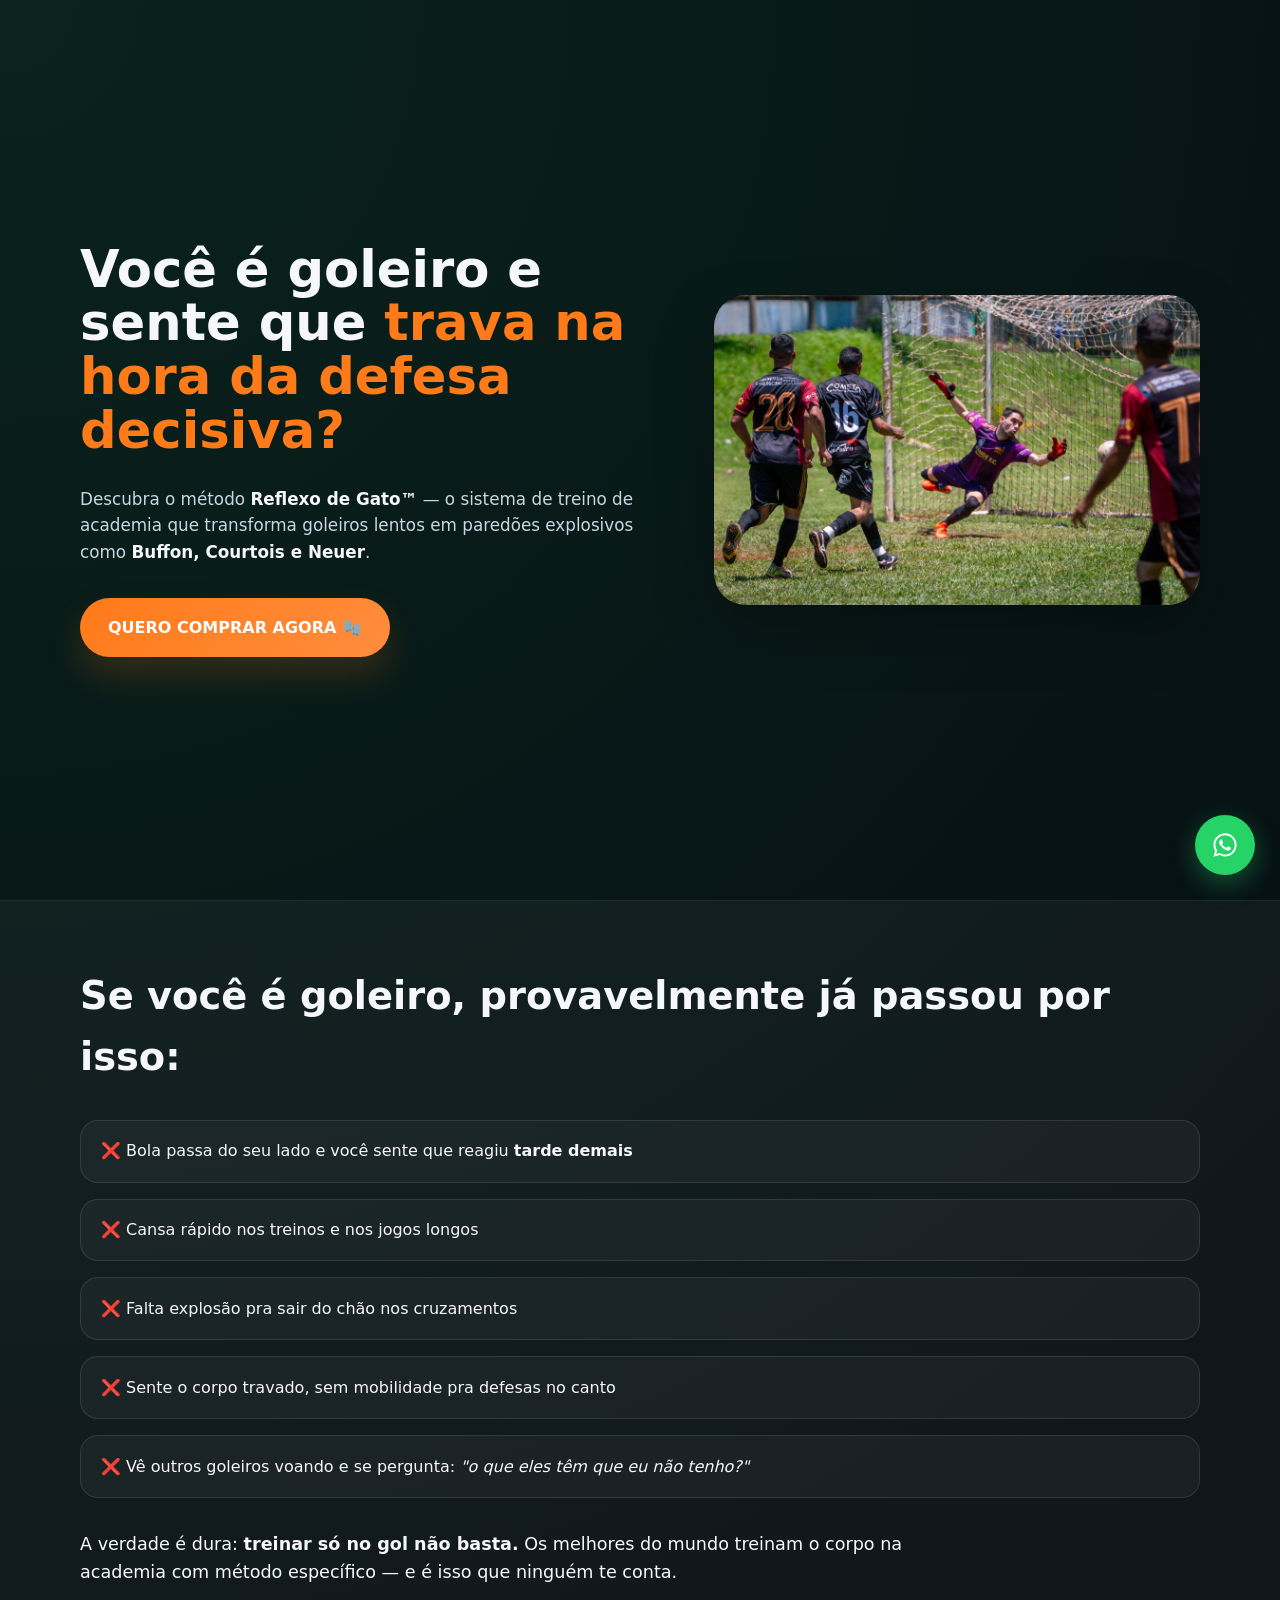
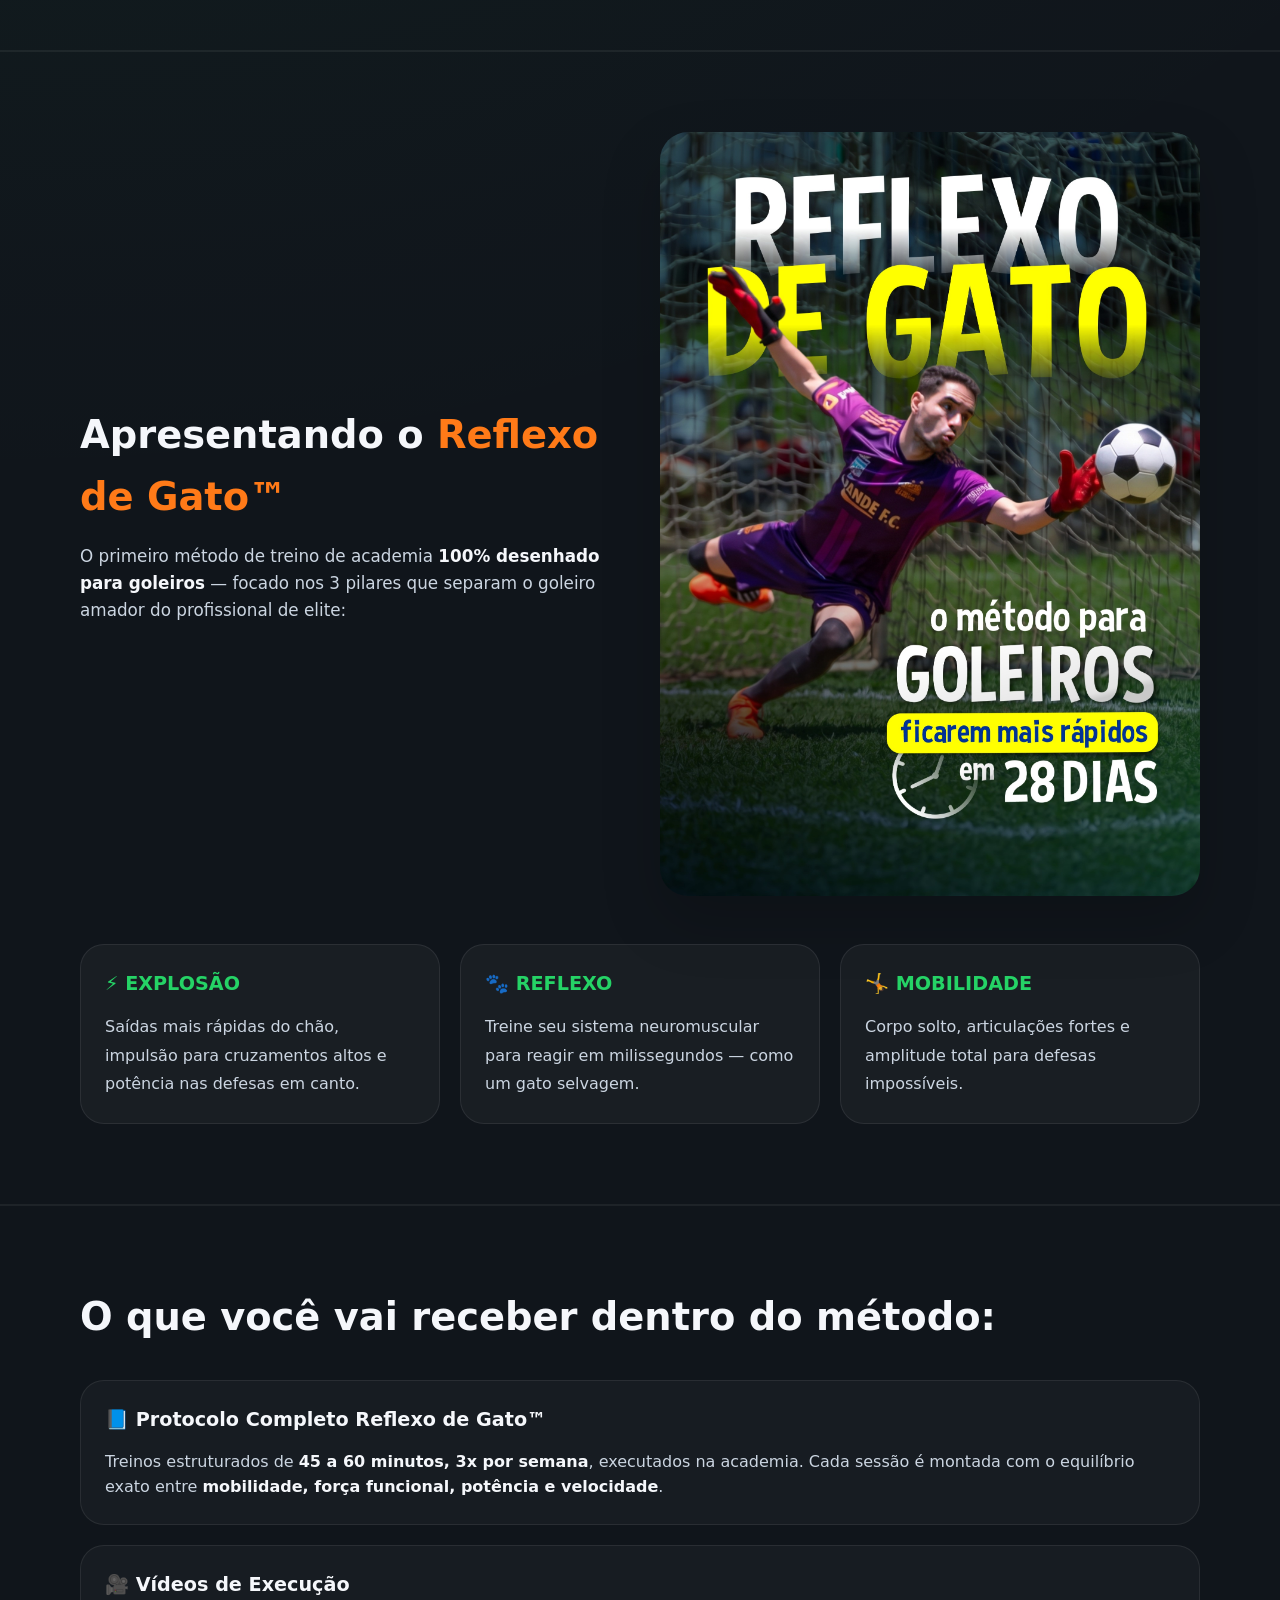
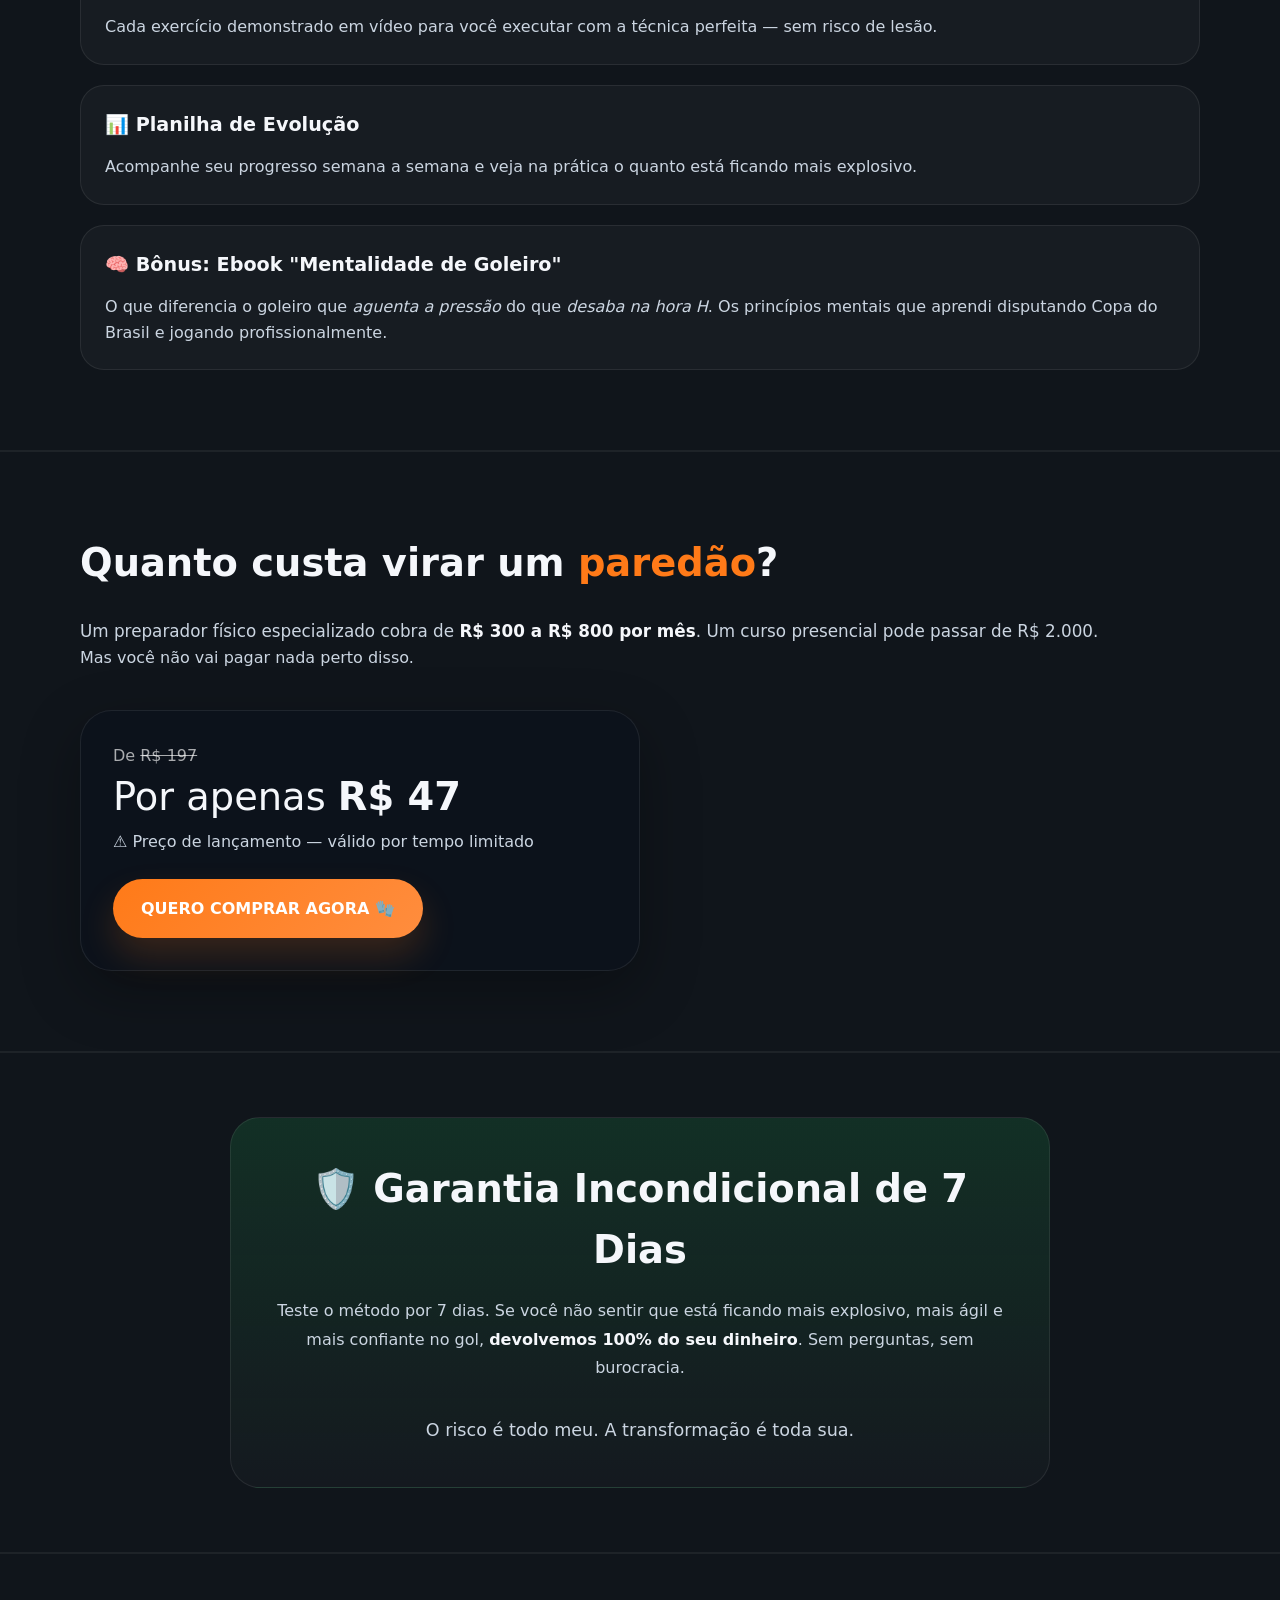
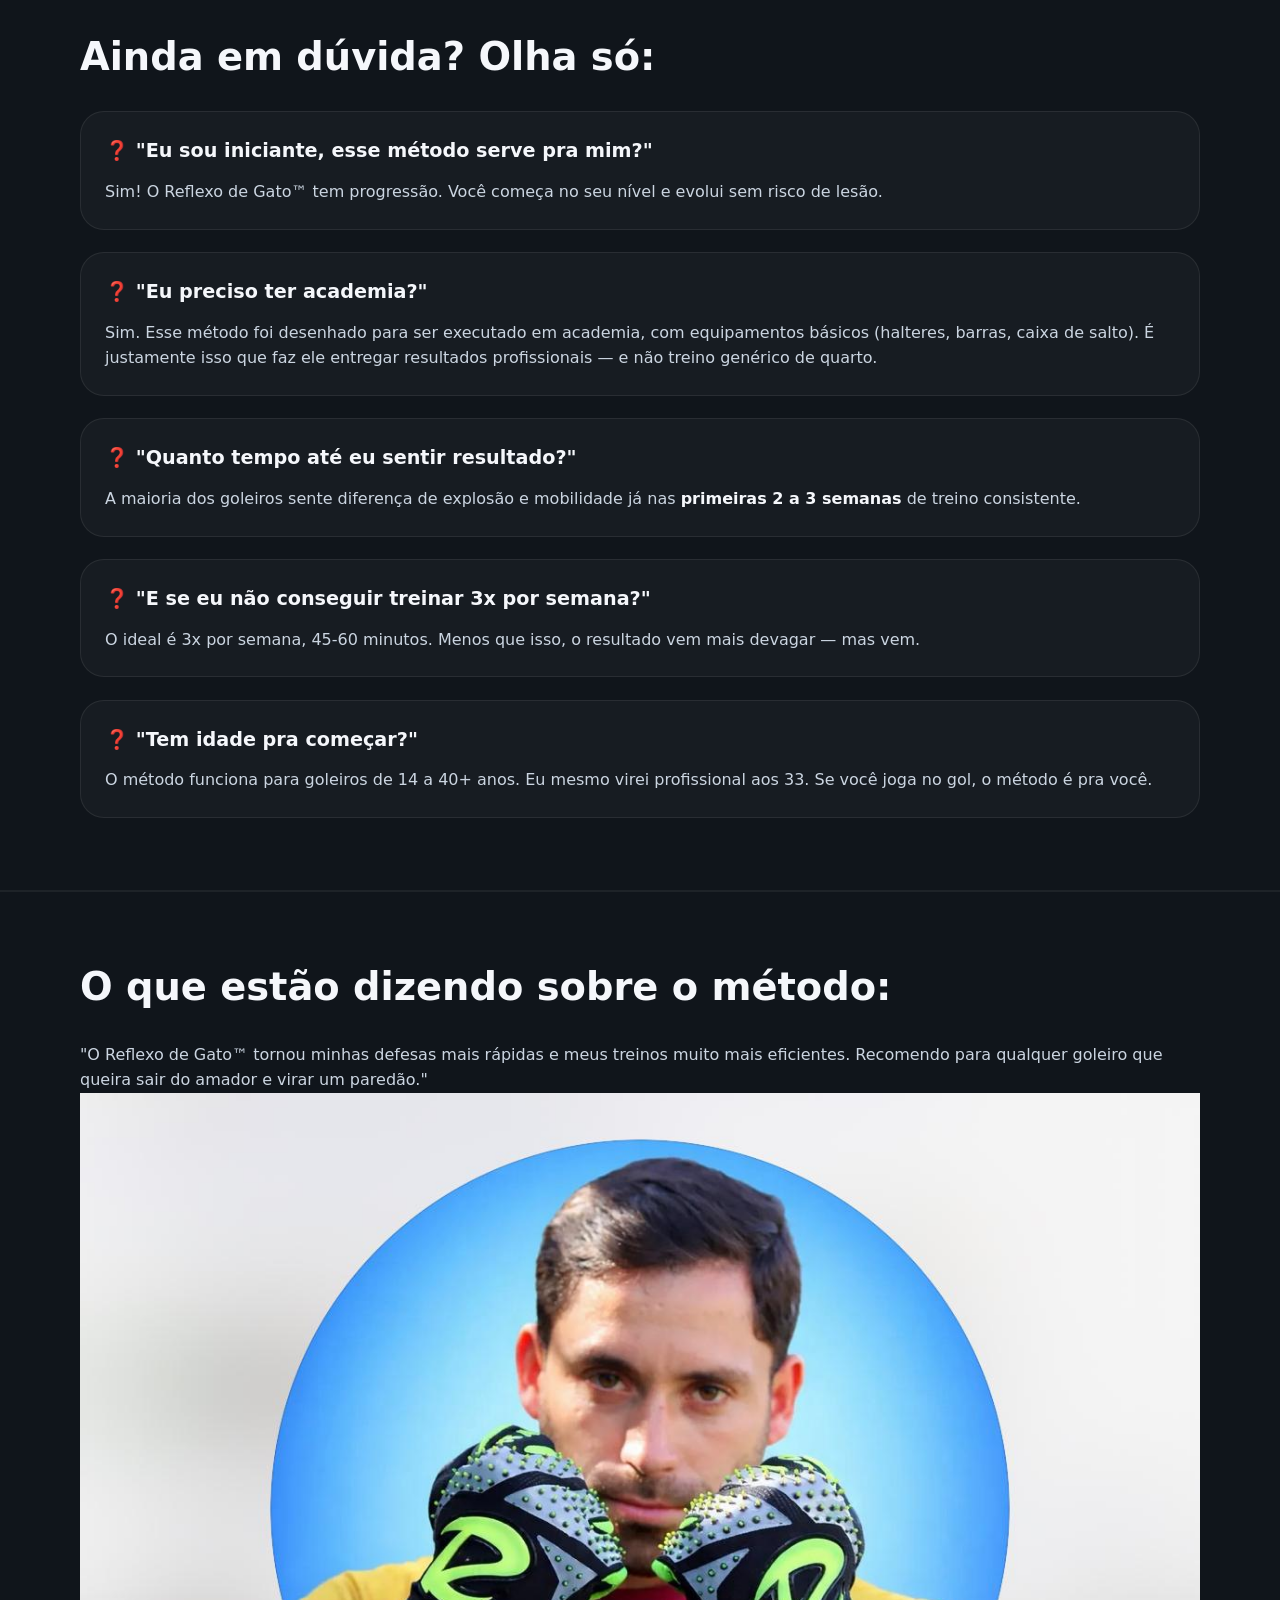
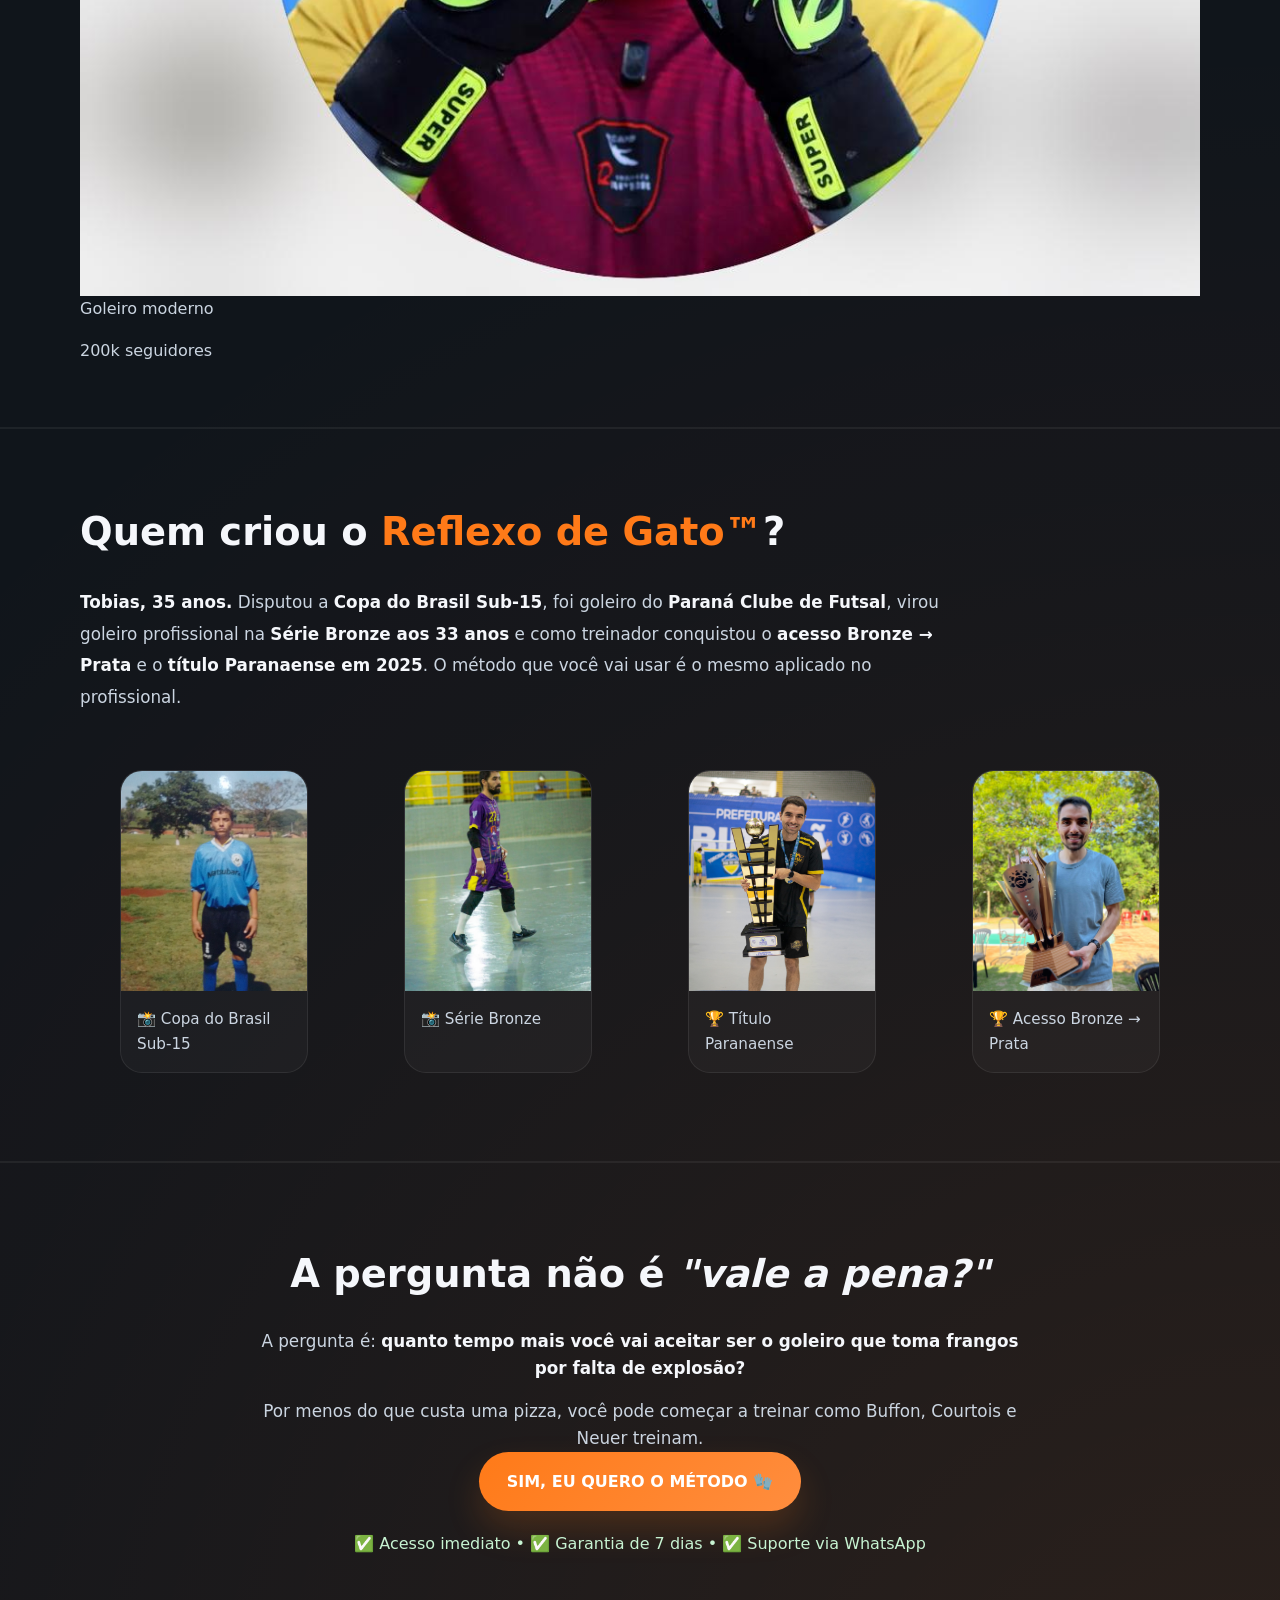
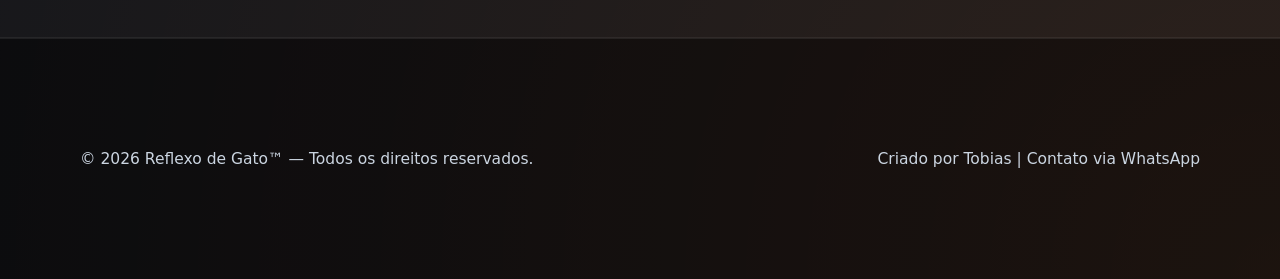
<file: index.html>
<!DOCTYPE html>
<html lang="pt-BR">
<head>
    <meta charset="UTF-8">
    <meta name="viewport" content="width=device-width, initial-scale=1.0">

    <!-- ===== SEO BÁSICO ===== -->
    <title>Reflexo de Gato™ - Método para Goleiros</title>
    <meta name="description" content="Descubra o método Reflexo de Gato™ e transforme seu reflexo na hora da defesa. Treino para goleiros explosivos como Buffon, Courtois e Neuer. Comece agora!">
    <meta name="keywords" content="goleiro, treino de goleiro, reflexo de gato, defesa, futebol, treino para goleiros">
    <meta name="author" content="Tobias Goleiro">
    <link rel="canonical" href="https://tobiasgoleiro.com.br">

    <!-- ===== OPEN GRAPH (WhatsApp, Facebook, Instagram) ===== -->
    <meta property="og:type" content="website">
    <meta property="og:title" content="Você é goleiro e trava na hora da defesa decisiva?">
    <meta property="og:description" content="Método Reflexo de Gato™ — transforme goleiros lentos em paredões explosivos como Buffon, Courtois e Neuer.">
    <meta property="og:image" content="https://tobiasgoleiro.com.br/og-image.jpg">
    <meta property="og:url" content="https://tobiasgoleiro.com.br">
    <meta property="og:locale" content="pt_BR">

    <!-- ===== TWITTER CARD ===== -->
    <meta name="twitter:card" content="summary_large_image">
    <meta name="twitter:title" content="Você é goleiro e trava na hora da defesa decisiva?">
    <meta name="twitter:description" content="Método Reflexo de Gato™ — treino para goleiros explosivos.">
    <meta name="twitter:image" content="https://tobiasgoleiro.com.br/og-image.jpg">

    <!-- ===== ESTILO ===== -->
    <link rel="stylesheet" href="style.css">
</head>
<body>

    <!-- SEÇÃO 1: HERO / GANCHO PRINCIPAL -->
    <section class="hero">
        <div class="container">
            <div class="hero-conteudo">
                <div class="hero-texto">
                    <h1>Você é goleiro e sente que <span class="destaque">trava na hora da defesa decisiva?</span></h1>
                    <p class="subtitulo">Descubra o método <strong>Reflexo de Gato™</strong> — o sistema de treino de academia que transforma goleiros lentos em paredões explosivos como <strong>Buffon, Courtois e Neuer</strong>.</p>
                    <a href="#oferta" class="btn-cta-grande">QUERO COMPRAR AGORA 🧤</a>
                </div>
                <div class="hero-imagem">
                    <img src="sitetobias/imagens/tobiasdefendendo.jpg" alt="Tobias defendendo no gol" />
                </div>
            </div>
        </div>
    </section>

    <!-- SEÇÃO 2: DOR -->
    <section class="dor">
        <div class="container">
            <h2>Se você é goleiro, provavelmente já passou por isso:</h2>
            <ul class="lista-dor">
                <li>❌ Bola passa do seu lado e você sente que reagiu <strong>tarde demais</strong></li>
                <li>❌ Cansa rápido nos treinos e nos jogos longos</li>
                <li>❌ Falta explosão pra sair do chão nos cruzamentos</li>
                <li>❌ Sente o corpo travado, sem mobilidade pra defesas no canto</li>
                <li>❌ Vê outros goleiros voando e se pergunta: <em>"o que eles têm que eu não tenho?"</em></li>
            </ul>
            <p class="frase-impacto">A verdade é dura: <strong>treinar só no gol não basta.</strong> Os melhores do mundo treinam o corpo na academia com método específico — e é isso que ninguém te conta.</p>
        </div>
    </section>

    <!-- SEÇÃO 3: SOLUÇÃO / APRESENTAÇÃO DO MÉTODO -->
    <section class="solucao">
        <div class="container">
            <div class="solucao-grid">
                <div class="solucao-texto">
                    <h2>Apresentando o <span class="destaque">Reflexo de Gato™</span></h2>
                    <p class="lead">O primeiro método de treino de academia <strong>100% desenhado para goleiros</strong> — focado nos 3 pilares que separam o goleiro amador do profissional de elite:</p>
                </div>
                <div class="solucao-imagem">
                    <img src="sitetobias/imagens/reflexodegato.jpg" alt="Reflexo de Gato - método" />
                </div>
            </div>
            
            <div class="pilares">
                <div class="pilar">
                    <h3>⚡ EXPLOSÃO</h3>
                    <p>Saídas mais rápidas do chão, impulsão para cruzamentos altos e potência nas defesas em canto.</p>
                </div>
                <div class="pilar">
                    <h3>🐾 REFLEXO</h3>
                    <p>Treine seu sistema neuromuscular para reagir em milissegundos — como um gato selvagem.</p>
                </div>
                <div class="pilar">
                    <h3>🤸 MOBILIDADE</h3>
                    <p>Corpo solto, articulações fortes e amplitude total para defesas impossíveis.</p>
                </div>
            </div>
        </div>
    </section>

    <!-- SEÇÃO 4: O QUE VOCÊ VAI RECEBER -->
    <section class="oferta-conteudo">
        <div class="container">
            <h2>O que você vai receber dentro do método:</h2>
            <div class="lista-entrega">
                <div class="item-entrega">
                    <h3>📘 Protocolo Completo Reflexo de Gato™</h3>
                    <p>Treinos estruturados de <strong>45 a 60 minutos, 3x por semana</strong>, executados na academia. Cada sessão é montada com o equilíbrio exato entre <strong>mobilidade, força funcional, potência e velocidade</strong>.</p>
                </div>
                <div class="item-entrega">
                    <h3>🎥 Vídeos de Execução</h3>
                    <p>Cada exercício demonstrado em vídeo para você executar com a técnica perfeita — sem risco de lesão.</p>
                </div>
                <div class="item-entrega">
                    <h3>📊 Planilha de Evolução</h3>
                    <p>Acompanhe seu progresso semana a semana e veja na prática o quanto está ficando mais explosivo.</p>
                </div>
                <div class="item-entrega">
                    <h3>🧠 Bônus: Ebook "Mentalidade de Goleiro"</h3>
                    <p>O que diferencia o goleiro que <em>aguenta a pressão</em> do que <em>desaba na hora H</em>. Os princípios mentais que aprendi disputando Copa do Brasil e jogando profissionalmente.</p>
                </div>
            </div>
        </div>
    </section>

    <!-- SEÇÃO 5: OFERTA / PREÇO -->
    <section class="oferta" id="oferta">
        <div class="container">
            <h2>Quanto custa virar um <span class="destaque">paredão</span>?</h2>
            <p class="lead">Um preparador físico especializado cobra de <strong>R$ 300 a R$ 800 por mês</strong>. Um curso presencial pode passar de R$ 2.000.</p>
            <p class="lead">Mas você não vai pagar nada perto disso.</p>
            
            <div class="caixa-preco">
                <p class="preco-antigo">De <s>R$ 197</s></p>
                <p class="preco-atual">Por apenas <strong>R$ 47</strong></p>
                <p class="preco-detalhe">⚠️ Preço de lançamento — válido por tempo limitado</p>
                <a href="https://pay.hotmart.com/U105629103O?off=cwkll4um&checkoutMode=10" target="_blank" class="btn-cta-grande">QUERO COMPRAR AGORA 🧤</a>
            </div>
        </div>
    </section>

    <!-- SEÇÃO 6: GARANTIA -->
    <section class="garantia">
        <div class="container">
            <div class="selo-garantia">
                <h2>🛡️ Garantia Incondicional de 7 Dias</h2>
                <p>Teste o método por 7 dias. Se você não sentir que está ficando mais explosivo, mais ágil e mais confiante no gol, <strong>devolvemos 100% do seu dinheiro</strong>. Sem perguntas, sem burocracia.</p>
                <p class="frase-impacto">O risco é todo meu. A transformação é toda sua.</p>
            </div>
        </div>
    </section>

    <!-- SEÇÃO 7: OBJEÇÕES (FAQ) -->
    <section class="faq">
        <div class="container">
            <h2>Ainda em dúvida? Olha só:</h2>
            
            <div class="pergunta">
                <h3>❓ "Eu sou iniciante, esse método serve pra mim?"</h3>
                <p>Sim! O Reflexo de Gato™ tem progressão. Você começa no seu nível e evolui sem risco de lesão.</p>
            </div>

            <div class="pergunta">
                <h3>❓ "Eu preciso ter academia?"</h3>
                <p>Sim. Esse método foi desenhado para ser executado em academia, com equipamentos básicos (halteres, barras, caixa de salto). É justamente isso que faz ele entregar resultados profissionais — e não treino genérico de quarto.</p>
            </div>

            <div class="pergunta">
                <h3>❓ "Quanto tempo até eu sentir resultado?"</h3>
                <p>A maioria dos goleiros sente diferença de explosão e mobilidade já nas <strong>primeiras 2 a 3 semanas</strong> de treino consistente.</p>
            </div>

            <div class="pergunta">
                <h3>❓ "E se eu não conseguir treinar 3x por semana?"</h3>
                <p>O ideal é 3x por semana, 45-60 minutos. Menos que isso, o resultado vem mais devagar — mas vem.</p>
            </div>

            <div class="pergunta">
                <h3>❓ "Tem idade pra começar?"</h3>
                <p>O método funciona para goleiros de 14 a 40+ anos. Eu mesmo virei profissional aos 33. Se você joga no gol, o método é pra você.</p>
            </div>
        </div>
    </section>

    <!-- SEÇÃO 8: DEPOIMENTO -->
    <section class="depoimento">
        <div class="container">
            <h2>O que estão dizendo sobre o método:</h2>
            <div class="depoimento-conteudo">
                <div class="depoimento-texto">
                    <p class="depoimento-frase">"O Reflexo de Gato™ tornou minhas defesas mais rápidas e meus treinos muito mais eficientes. Recomendo para qualquer goleiro que queira sair do amador e virar um paredão."</p>
                </div>
                <div class="depoimento-autoria">
                    <img src="sitetobias/imagens/goleiromoderno.jpg" alt="Foto do goleiro moderno" />
                    <div>
                        <p class="goleiro-moderno-nome">Goleiro moderno</p>
                        <p class="goleiro-moderno-legenda">200k seguidores</p>
                    </div>
                </div>
            </div>
        </div>
    </section>

    <!-- SEÇÃO 9: SOBRE -->
    <section class="sobre">
        <div class="container">
            <h2>Quem criou o <span class="destaque">Reflexo de Gato™</span>?</h2>
            <p class="lead-sobre">
                <strong>Tobias, 35 anos.</strong> Disputou a <strong>Copa do Brasil Sub-15</strong>, foi goleiro do 
                <strong>Paraná Clube de Futsal</strong>, virou goleiro profissional na <strong>Série Bronze aos 33 anos</strong> 
                e como treinador conquistou o <strong>acesso Bronze → Prata</strong> e o <strong>título Paranaense em 2025</strong>. 
                O método que você vai usar é o mesmo aplicado no profissional.
            </p>

            <div class="galeria-varzea">
                <figure>
                    <img src="sitetobias/imagens/copadobrasil.jpg" alt="Copa do Brasil Sub-15" />
                    <figcaption>📸 Copa do Brasil Sub-15</figcaption>
                </figure>
                <figure>
                    <img src="sitetobias/imagens/tobiasprofissional.jpg" alt="Goleiro profissional" />
                    <figcaption>📸 Série Bronze</figcaption>
                </figure>
                <figure>
                    <img src="sitetobias/imagens/tituloparanaensecomotreinador.jpg" alt="Título Paranaense" />
                    <figcaption>🏆 Título Paranaense</figcaption>
                </figure>
                <figure>
                    <img src="sitetobias/imagens/trofeuacesso.jpg" alt="Acesso Bronze para Prata" />
                    <figcaption>🏆 Acesso Bronze → Prata</figcaption>
                </figure>
            </div>
        </div>
    </section>

    <!-- SEÇÃO 10: CTA FINAL -->
    <section class="cta-final">
        <div class="container">
            <h2>A pergunta não é <em>"vale a pena?"</em></h2>
            <p class="lead">A pergunta é: <strong>quanto tempo mais você vai aceitar ser o goleiro que toma frangos por falta de explosão?</strong></p>
            <p class="lead">Por menos do que custa uma pizza, você pode começar a treinar como Buffon, Courtois e Neuer treinam.</p>
            <a href="https://pay.hotmart.com/U105629103O?off=cwkll4um&checkoutMode=10" target="_blank" class="btn-cta-grande">SIM, EU QUERO O MÉTODO 🧤</a>
            <p class="aviso-final">✅ Acesso imediato • ✅ Garantia de 7 dias • ✅ Suporte via WhatsApp</p>
        </div>
    </section>

    <!-- RODAPÉ -->
    <footer>
        <div class="container">
            <p>© 2026 Reflexo de Gato™ — Todos os direitos reservados.</p>
            <p>Criado por Tobias | Contato via WhatsApp</p>
        </div>
    </footer>

    <!-- BOTÃO FLUTUANTE WHATSAPP -->
    <a href="https://wa.me/5543996090846?text=Ol%C3%A1%20Tobias!%20Tenho%20interesse%20no%20m%C3%A9todo%20Reflexo%20de%20Gato%E2%84%A2%20e%20quero%20tirar%20uma%20d%C3%BAvida." target="_blank" class="whatsapp-flutuante" aria-label="Fale conosco no WhatsApp">
        <svg xmlns="http://www.w3.org/2000/svg" viewBox="0 0 24 24" width="32" height="32" fill="white">
            <path d="M12.04 2c-5.46 0-9.91 4.45-9.91 9.91 0 1.75.46 3.45 1.32 4.95L2.05 22l5.25-1.38c1.45.79 3.08 1.21 4.74 1.21 5.46 0 9.91-4.45 9.91-9.91 0-2.65-1.03-5.14-2.9-7.01A9.816 9.816 0 0 0 12.04 2m.01 1.67c2.2 0 4.26.86 5.82 2.42a8.225 8.225 0 0 1 2.41 5.83c0 4.54-3.7 8.23-8.24 8.23-1.48 0-2.93-.39-4.19-1.15l-.3-.17-3.12.82.83-3.04-.2-.32a8.188 8.188 0 0 1-1.26-4.38c.01-4.54 3.7-8.24 8.25-8.24M8.53 7.33c-.16 0-.43.06-.66.31-.22.25-.87.86-.87 2.07 0 1.22.89 2.39 1 2.56.14.17 1.76 2.67 4.25 3.73.59.27 1.05.42 1.41.53.59.19 1.13.16 1.56.1.48-.07 1.46-.6 1.67-1.18.21-.58.21-1.07.15-1.18-.07-.1-.23-.16-.48-.27-.25-.14-1.47-.74-1.69-.82-.23-.08-.37-.12-.56.12-.16.25-.64.81-.78.97-.15.17-.29.19-.53.07-.26-.13-1.06-.39-2-1.23-.74-.66-1.23-1.47-1.38-1.72-.12-.24-.01-.39.11-.5.11-.11.27-.29.37-.44.13-.14.17-.25.25-.41.08-.17.04-.31-.02-.43-.06-.11-.56-1.35-.77-1.84-.2-.48-.4-.42-.56-.43-.14 0-.3-.01-.47-.01z"/>
        </svg>
    </a>

    <script src="script.js"></script>
</body>
</html>
</file>
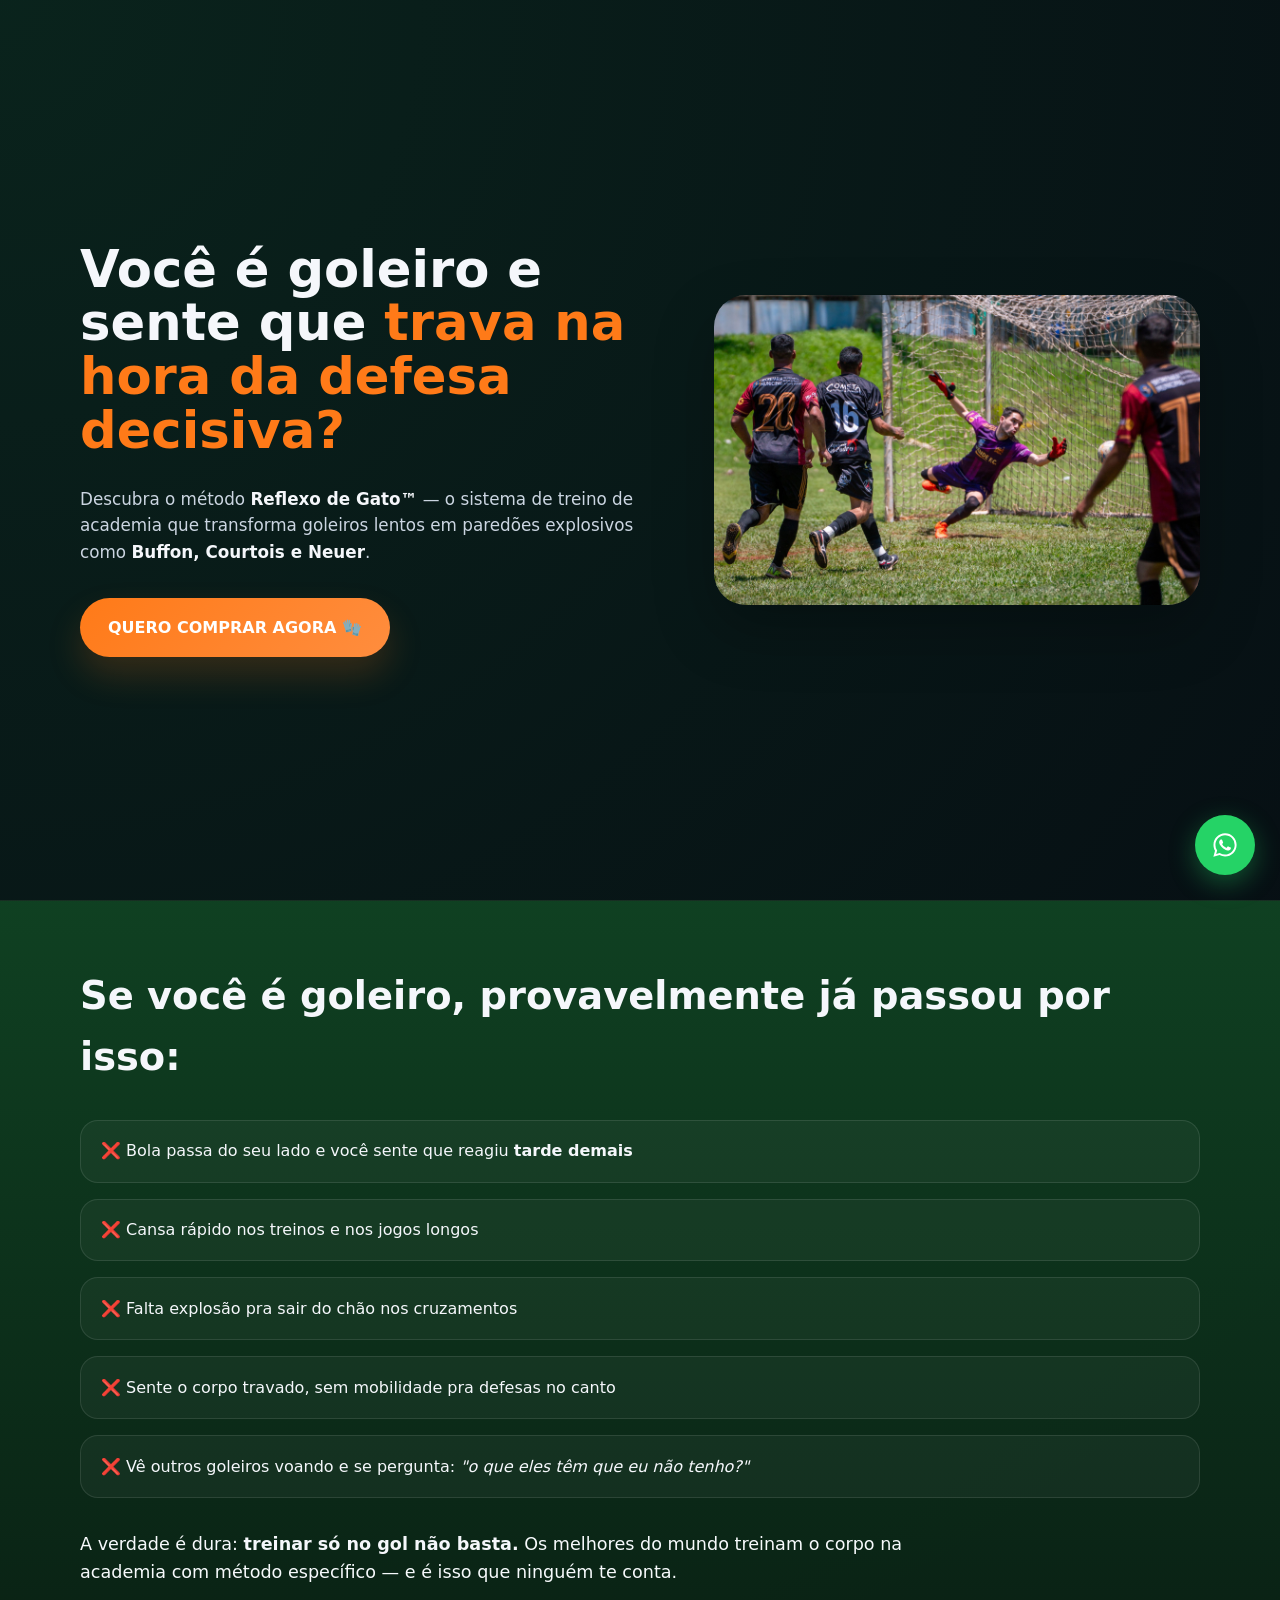
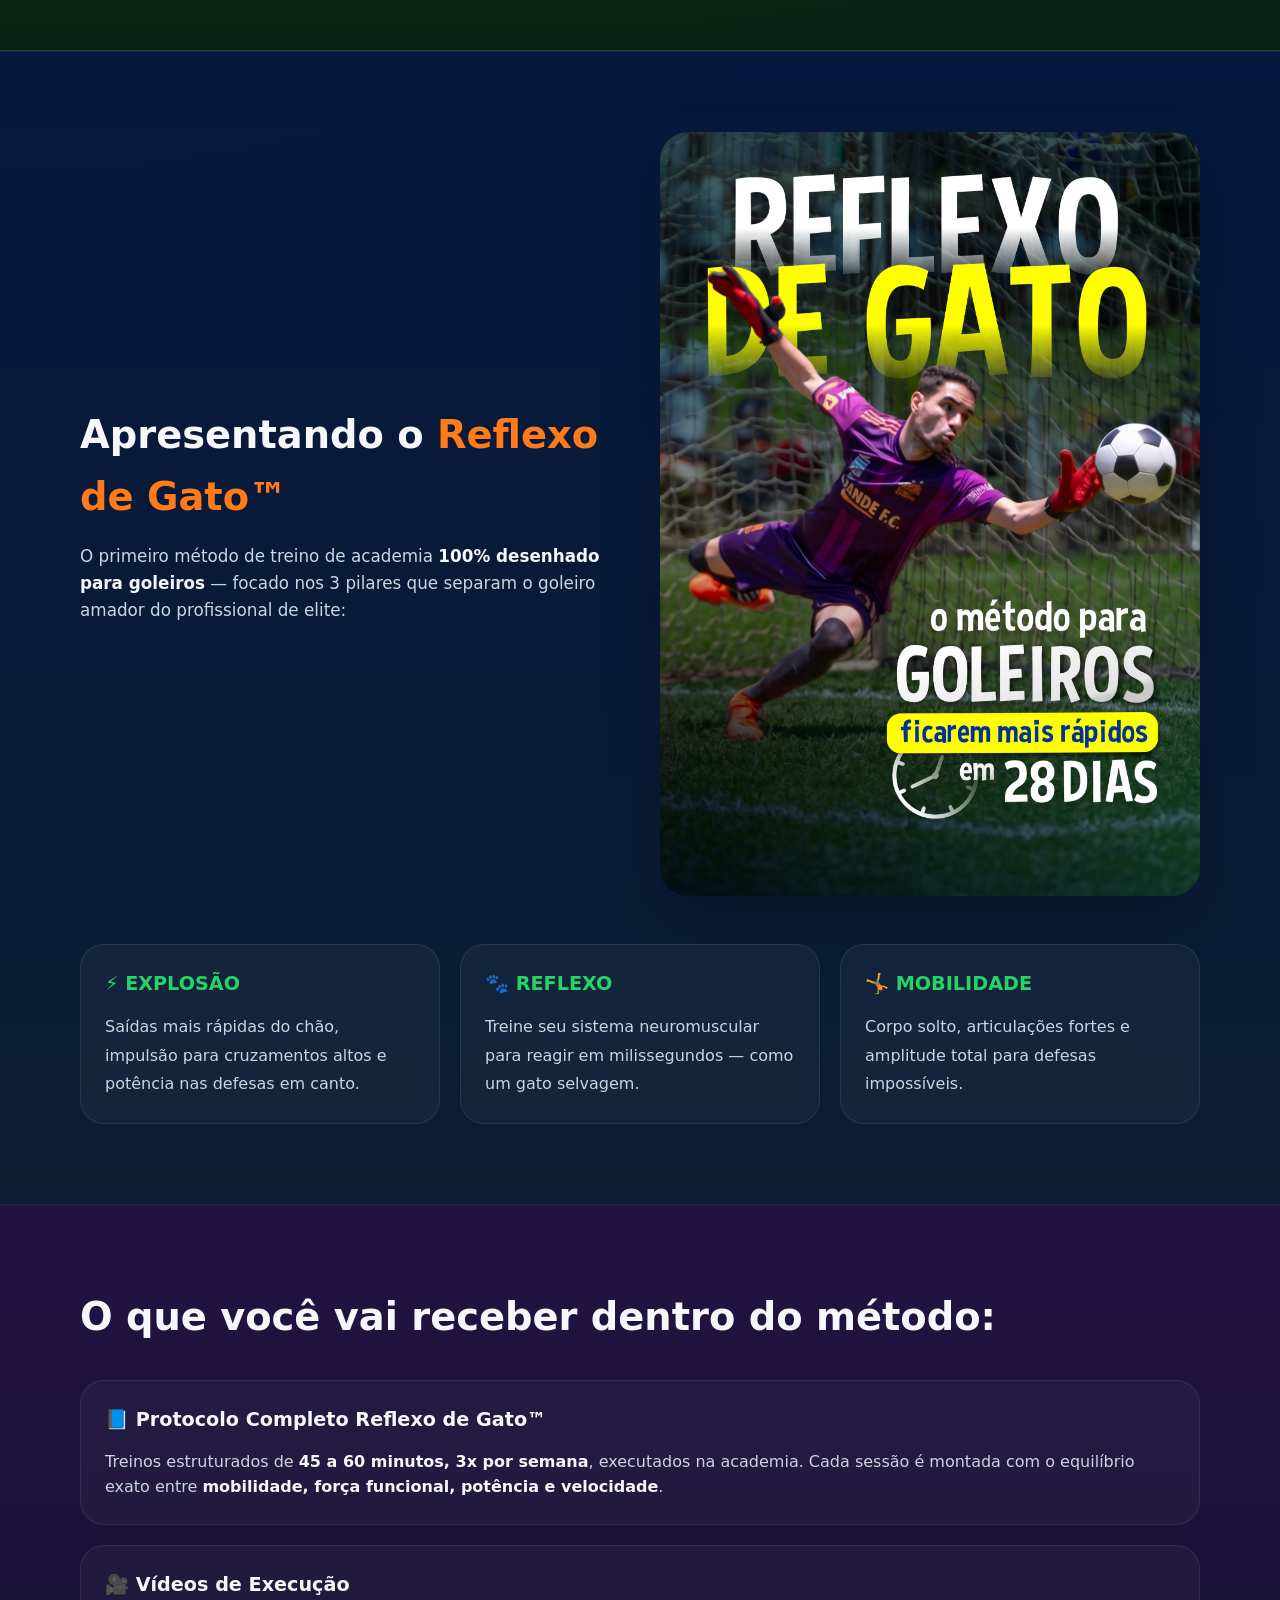
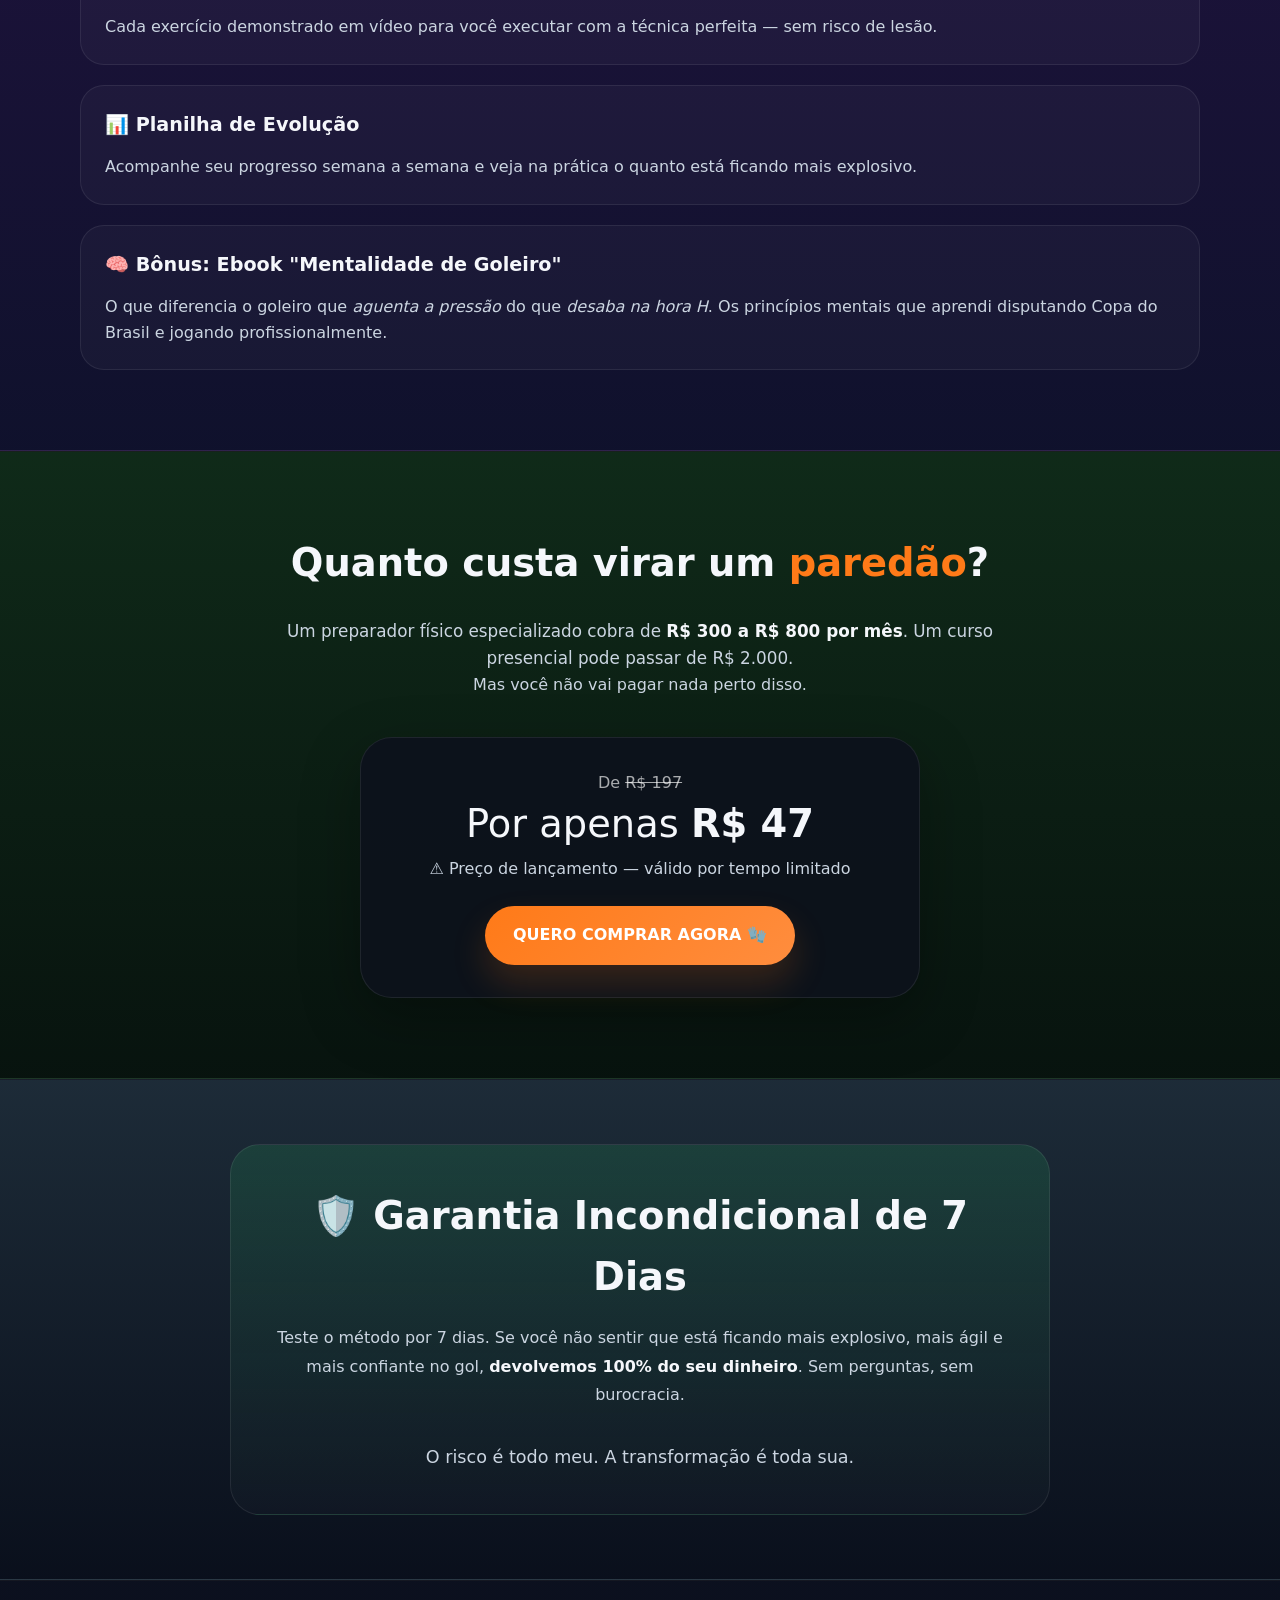
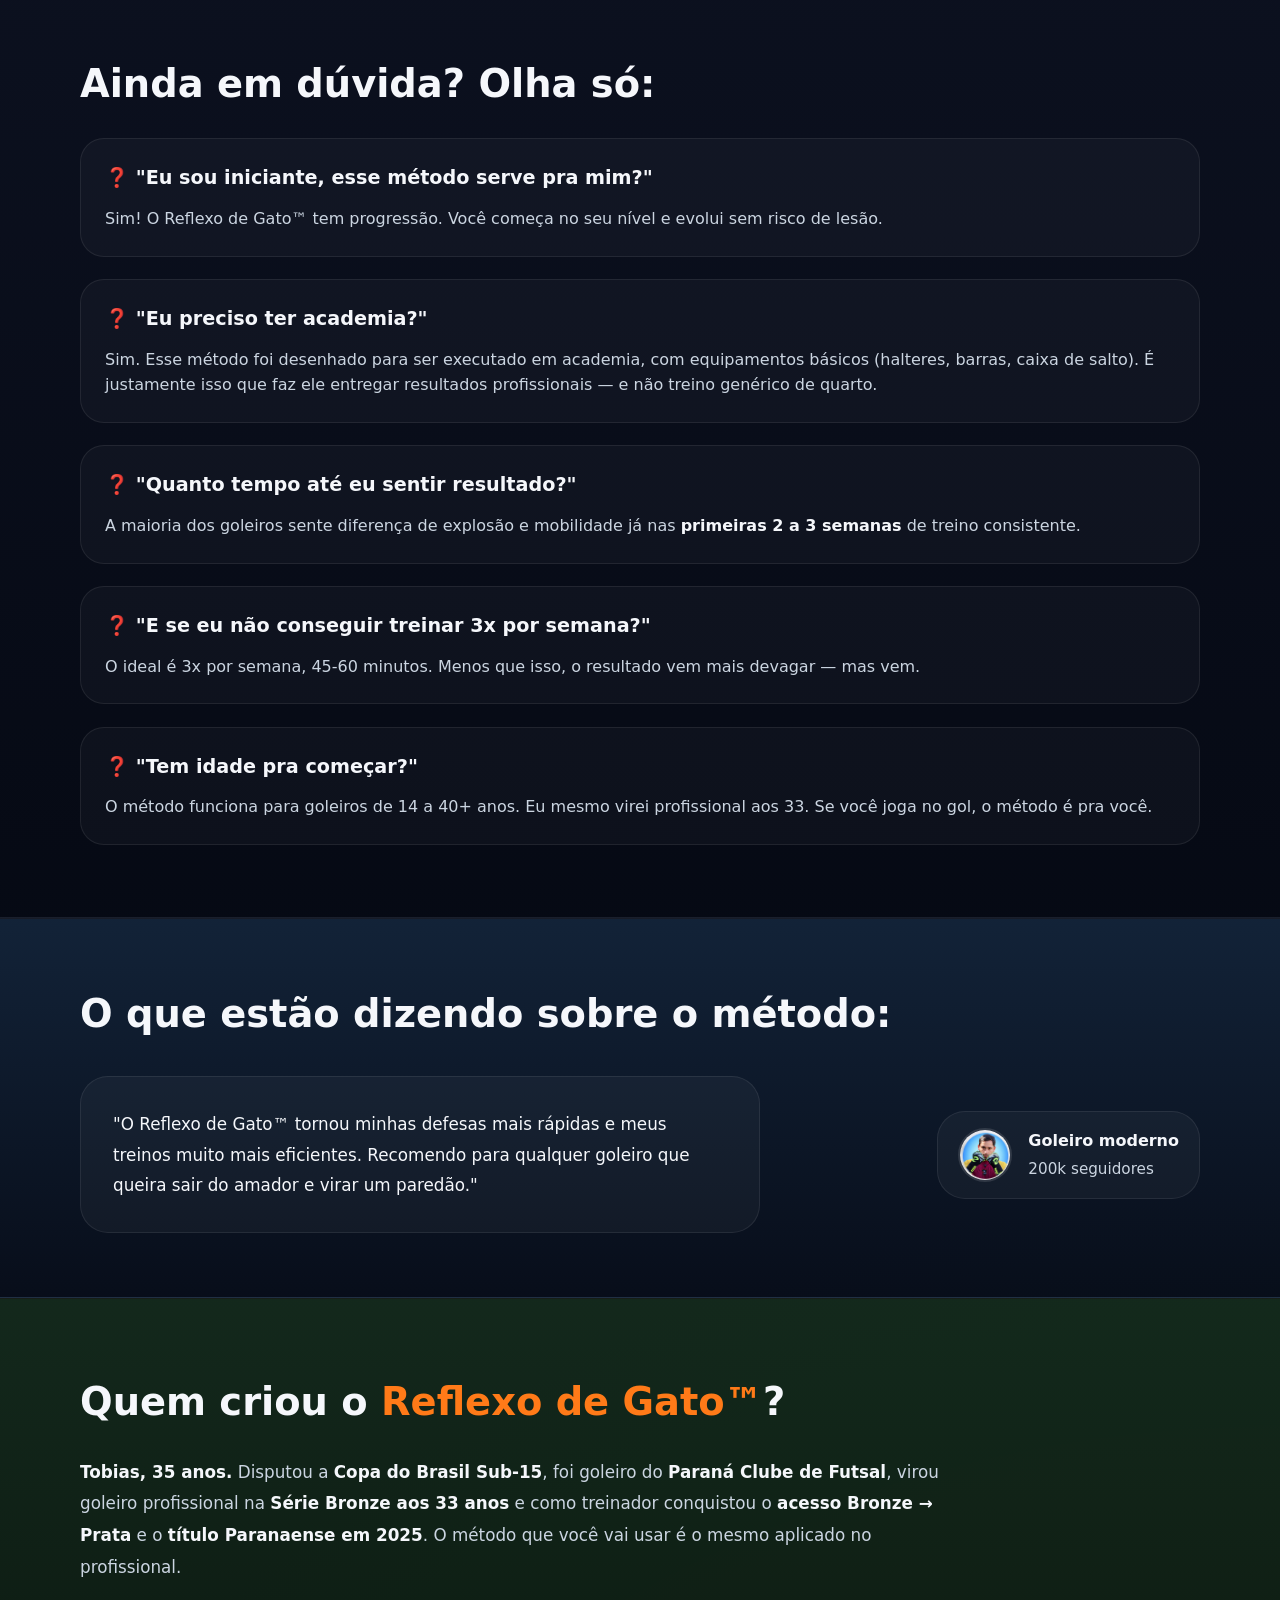
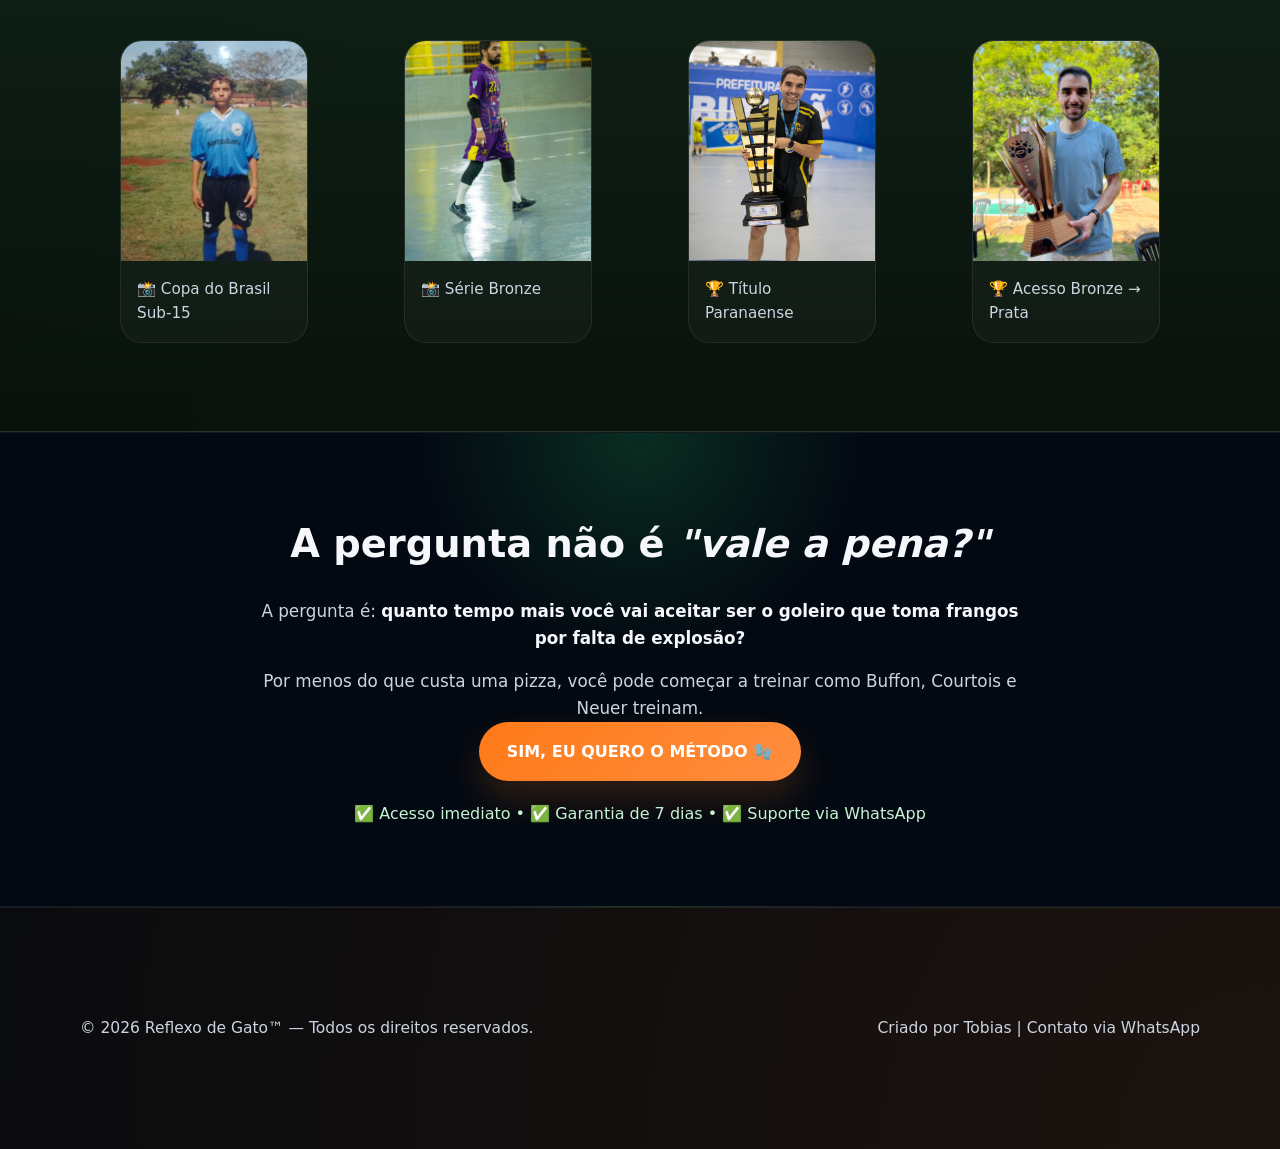
<file: sitetobias/index.html>
<!DOCTYPE html>
<html lang="pt-BR">
<head>
    <meta charset="UTF-8">
    <meta name="viewport" content="width=device-width, initial-scale=1.0">

    <!-- ===== SEO BÁSICO ===== -->
    <title>Reflexo de Gato™ - Método para Goleiros</title>
    <meta name="description" content="Descubra o método Reflexo de Gato™ e transforme seu reflexo na hora da defesa. Treino para goleiros explosivos como Buffon, Courtois e Neuer. Comece agora!">
    <meta name="keywords" content="goleiro, treino de goleiro, reflexo de gato, defesa, futebol, treino para goleiros">
    <meta name="author" content="Tobias Goleiro">
    <link rel="canonical" href="https://tobiasgoleiro.com.br">

    <!-- ===== OPEN GRAPH (WhatsApp, Facebook, Instagram) ===== -->
    <meta property="og:type" content="website">
    <meta property="og:title" content="Você é goleiro e trava na hora da defesa decisiva?">
    <meta property="og:description" content="Método Reflexo de Gato™ — transforme goleiros lentos em paredões explosivos como Buffon, Courtois e Neuer.">
    <meta property="og:image" content="https://tobiasgoleiro.com.br/og-image.jpg">
    <meta property="og:url" content="https://tobiasgoleiro.com.br">
    <meta property="og:locale" content="pt_BR">

    <!-- ===== TWITTER CARD ===== -->
    <meta name="twitter:card" content="summary_large_image">
    <meta name="twitter:title" content="Você é goleiro e trava na hora da defesa decisiva?">
    <meta name="twitter:description" content="Método Reflexo de Gato™ — treino para goleiros explosivos.">
    <meta name="twitter:image" content="https://tobiasgoleiro.com.br/og-image.jpg">

    <!-- ===== ESTILO ===== -->
    <link rel="stylesheet" href="style.css">
</head>
<body>

    <!-- SEÇÃO 1: HERO / GANCHO PRINCIPAL -->
    <section class="hero">
        <div class="container">
            <div class="hero-conteudo">
                <div class="hero-texto">
                    <h1>Você é goleiro e sente que <span class="destaque">trava na hora da defesa decisiva?</span></h1>
                    <p class="subtitulo">Descubra o método <strong>Reflexo de Gato™</strong> — o sistema de treino de academia que transforma goleiros lentos em paredões explosivos como <strong>Buffon, Courtois e Neuer</strong>.</p>
                    <a href="#oferta" class="btn-cta-grande">QUERO COMPRAR AGORA 🧤</a>
                </div>
                <div class="hero-imagem">
                    <img src="imagens/tobiasdefendendo.jpg" alt="Tobias defendendo no gol" />
                </div>
            </div>
        </div>
    </section>

    <!-- SEÇÃO 2: DOR -->
    <section class="dor">
        <div class="container">
            <h2>Se você é goleiro, provavelmente já passou por isso:</h2>
            <ul class="lista-dor">
                <li>❌ Bola passa do seu lado e você sente que reagiu <strong>tarde demais</strong></li>
                <li>❌ Cansa rápido nos treinos e nos jogos longos</li>
                <li>❌ Falta explosão pra sair do chão nos cruzamentos</li>
                <li>❌ Sente o corpo travado, sem mobilidade pra defesas no canto</li>
                <li>❌ Vê outros goleiros voando e se pergunta: <em>"o que eles têm que eu não tenho?"</em></li>
            </ul>
            <p class="frase-impacto">A verdade é dura: <strong>treinar só no gol não basta.</strong> Os melhores do mundo treinam o corpo na academia com método específico — e é isso que ninguém te conta.</p>
        </div>
    </section>

    <!-- SEÇÃO 3: SOLUÇÃO / APRESENTAÇÃO DO MÉTODO -->
    <section class="solucao">
        <div class="container">
            <div class="solucao-grid">
                <div class="solucao-texto">
                    <h2>Apresentando o <span class="destaque">Reflexo de Gato™</span></h2>
                    <p class="lead">O primeiro método de treino de academia <strong>100% desenhado para goleiros</strong> — focado nos 3 pilares que separam o goleiro amador do profissional de elite:</p>
                </div>
                <div class="solucao-imagem">
                    <img src="imagens/reflexodegato.jpg" alt="Reflexo de Gato - método" />
                </div>
            </div>
            
            <div class="pilares">
                <div class="pilar">
                    <h3>⚡ EXPLOSÃO</h3>
                    <p>Saídas mais rápidas do chão, impulsão para cruzamentos altos e potência nas defesas em canto.</p>
                </div>
                <div class="pilar">
                    <h3>🐾 REFLEXO</h3>
                    <p>Treine seu sistema neuromuscular para reagir em milissegundos — como um gato selvagem.</p>
                </div>
                <div class="pilar">
                    <h3>🤸 MOBILIDADE</h3>
                    <p>Corpo solto, articulações fortes e amplitude total para defesas impossíveis.</p>
                </div>
            </div>
        </div>
    </section>

    <!-- SEÇÃO 4: O QUE VOCÊ VAI RECEBER -->
    <section class="oferta-conteudo">
        <div class="container">
            <h2>O que você vai receber dentro do método:</h2>
            <div class="lista-entrega">
                <div class="item-entrega">
                    <h3>📘 Protocolo Completo Reflexo de Gato™</h3>
                    <p>Treinos estruturados de <strong>45 a 60 minutos, 3x por semana</strong>, executados na academia. Cada sessão é montada com o equilíbrio exato entre <strong>mobilidade, força funcional, potência e velocidade</strong>.</p>
                </div>
                <div class="item-entrega">
                    <h3>🎥 Vídeos de Execução</h3>
                    <p>Cada exercício demonstrado em vídeo para você executar com a técnica perfeita — sem risco de lesão.</p>
                </div>
                <div class="item-entrega">
                    <h3>📊 Planilha de Evolução</h3>
                    <p>Acompanhe seu progresso semana a semana e veja na prática o quanto está ficando mais explosivo.</p>
                </div>
                <div class="item-entrega">
                    <h3>🧠 Bônus: Ebook "Mentalidade de Goleiro"</h3>
                    <p>O que diferencia o goleiro que <em>aguenta a pressão</em> do que <em>desaba na hora H</em>. Os princípios mentais que aprendi disputando Copa do Brasil e jogando profissionalmente.</p>
                </div>
            </div>
        </div>
    </section>

    <!-- SEÇÃO 5: OFERTA / PREÇO -->
    <section class="oferta" id="oferta">
        <div class="container">
            <h2>Quanto custa virar um <span class="destaque">paredão</span>?</h2>
            <p class="lead">Um preparador físico especializado cobra de <strong>R$ 300 a R$ 800 por mês</strong>. Um curso presencial pode passar de R$ 2.000.</p>
            <p class="lead">Mas você não vai pagar nada perto disso.</p>
            
            <div class="caixa-preco">
                <p class="preco-antigo">De <s>R$ 197</s></p>
                <p class="preco-atual">Por apenas <strong>R$ 47</strong></p>
                <p class="preco-detalhe">⚠️ Preço de lançamento — válido por tempo limitado</p>
                <a href="https://pay.hotmart.com/U105629103O?off=cwkll4um&checkoutMode=10" target="_blank" class="btn-cta-grande">QUERO COMPRAR AGORA 🧤</a>
            </div>
        </div>
    </section>

    <!-- SEÇÃO 6: GARANTIA -->
    <section class="garantia">
        <div class="container">
            <div class="selo-garantia">
                <h2>🛡️ Garantia Incondicional de 7 Dias</h2>
                <p>Teste o método por 7 dias. Se você não sentir que está ficando mais explosivo, mais ágil e mais confiante no gol, <strong>devolvemos 100% do seu dinheiro</strong>. Sem perguntas, sem burocracia.</p>
                <p class="frase-impacto">O risco é todo meu. A transformação é toda sua.</p>
            </div>
        </div>
    </section>

    <!-- SEÇÃO 7: OBJEÇÕES (FAQ) -->
    <section class="faq">
        <div class="container">
            <h2>Ainda em dúvida? Olha só:</h2>
            
            <div class="pergunta">
                <h3>❓ "Eu sou iniciante, esse método serve pra mim?"</h3>
                <p>Sim! O Reflexo de Gato™ tem progressão. Você começa no seu nível e evolui sem risco de lesão.</p>
            </div>

            <div class="pergunta">
                <h3>❓ "Eu preciso ter academia?"</h3>
                <p>Sim. Esse método foi desenhado para ser executado em academia, com equipamentos básicos (halteres, barras, caixa de salto). É justamente isso que faz ele entregar resultados profissionais — e não treino genérico de quarto.</p>
            </div>

            <div class="pergunta">
                <h3>❓ "Quanto tempo até eu sentir resultado?"</h3>
                <p>A maioria dos goleiros sente diferença de explosão e mobilidade já nas <strong>primeiras 2 a 3 semanas</strong> de treino consistente.</p>
            </div>

            <div class="pergunta">
                <h3>❓ "E se eu não conseguir treinar 3x por semana?"</h3>
                <p>O ideal é 3x por semana, 45-60 minutos. Menos que isso, o resultado vem mais devagar — mas vem.</p>
            </div>

            <div class="pergunta">
                <h3>❓ "Tem idade pra começar?"</h3>
                <p>O método funciona para goleiros de 14 a 40+ anos. Eu mesmo virei profissional aos 33. Se você joga no gol, o método é pra você.</p>
            </div>
        </div>
    </section>

    <!-- SEÇÃO 8: DEPOIMENTO -->
    <section class="depoimento">
        <div class="container">
            <h2>O que estão dizendo sobre o método:</h2>
            <div class="depoimento-conteudo">
                <div class="depoimento-texto">
                    <p class="depoimento-frase">"O Reflexo de Gato™ tornou minhas defesas mais rápidas e meus treinos muito mais eficientes. Recomendo para qualquer goleiro que queira sair do amador e virar um paredão."</p>
                </div>
                <div class="depoimento-autoria">
                    <img src="imagens/goleiromoderno.jpg" alt="Foto do goleiro moderno" />
                    <div>
                        <p class="goleiro-moderno-nome">Goleiro moderno</p>
                        <p class="goleiro-moderno-legenda">200k seguidores</p>
                    </div>
                </div>
            </div>
        </div>
    </section>

    <!-- SEÇÃO 9: SOBRE -->
    <section class="sobre">
        <div class="container">
            <h2>Quem criou o <span class="destaque">Reflexo de Gato™</span>?</h2>
            <p class="lead-sobre">
                <strong>Tobias, 35 anos.</strong> Disputou a <strong>Copa do Brasil Sub-15</strong>, foi goleiro do 
                <strong>Paraná Clube de Futsal</strong>, virou goleiro profissional na <strong>Série Bronze aos 33 anos</strong> 
                e como treinador conquistou o <strong>acesso Bronze → Prata</strong> e o <strong>título Paranaense em 2025</strong>. 
                O método que você vai usar é o mesmo aplicado no profissional.
            </p>

            <div class="galeria-varzea">
                <figure>
                    <img src="imagens/copadobrasil.jpg" alt="Copa do Brasil Sub-15" />
                    <figcaption>📸 Copa do Brasil Sub-15</figcaption>
                </figure>
                <figure>
                    <img src="imagens/tobiasprofissional.jpg" alt="Goleiro profissional" />
                    <figcaption>📸 Série Bronze</figcaption>
                </figure>
                <figure>
                    <img src="imagens/tituloparanaensecomotreinador.jpg" alt="Título Paranaense" />
                    <figcaption>🏆 Título Paranaense</figcaption>
                </figure>
                <figure>
                    <img src="imagens/trofeuacesso.jpg" alt="Acesso Bronze para Prata" />
                    <figcaption>🏆 Acesso Bronze → Prata</figcaption>
                </figure>
            </div>
        </div>
    </section>

    <!-- SEÇÃO 10: CTA FINAL -->
    <section class="cta-final">
        <div class="container">
            <h2>A pergunta não é <em>"vale a pena?"</em></h2>
            <p class="lead">A pergunta é: <strong>quanto tempo mais você vai aceitar ser o goleiro que toma frangos por falta de explosão?</strong></p>
            <p class="lead">Por menos do que custa uma pizza, você pode começar a treinar como Buffon, Courtois e Neuer treinam.</p>
            <a href="https://pay.hotmart.com/U105629103O?off=cwkll4um&checkoutMode=10" target="_blank" class="btn-cta-grande">SIM, EU QUERO O MÉTODO 🧤</a>
            <p class="aviso-final">✅ Acesso imediato • ✅ Garantia de 7 dias • ✅ Suporte via WhatsApp</p>
        </div>
    </section>

    <!-- RODAPÉ -->
    <footer>
        <div class="container">
            <p>© 2026 Reflexo de Gato™ — Todos os direitos reservados.</p>
            <p>Criado por Tobias | Contato via WhatsApp</p>
        </div>
    </footer>

    <!-- BOTÃO FLUTUANTE WHATSAPP -->
    <a href="https://wa.me/5543996090846?text=Ol%C3%A1%20Tobias!%20Tenho%20interesse%20no%20m%C3%A9todo%20Reflexo%20de%20Gato%E2%84%A2%20e%20quero%20tirar%20uma%20d%C3%BAvida." target="_blank" class="whatsapp-flutuante" aria-label="Fale conosco no WhatsApp">
        <svg xmlns="http://www.w3.org/2000/svg" viewBox="0 0 24 24" width="32" height="32" fill="white">
            <path d="M12.04 2c-5.46 0-9.91 4.45-9.91 9.91 0 1.75.46 3.45 1.32 4.95L2.05 22l5.25-1.38c1.45.79 3.08 1.21 4.74 1.21 5.46 0 9.91-4.45 9.91-9.91 0-2.65-1.03-5.14-2.9-7.01A9.816 9.816 0 0 0 12.04 2m.01 1.67c2.2 0 4.26.86 5.82 2.42a8.225 8.225 0 0 1 2.41 5.83c0 4.54-3.7 8.23-8.24 8.23-1.48 0-2.93-.39-4.19-1.15l-.3-.17-3.12.82.83-3.04-.2-.32a8.188 8.188 0 0 1-1.26-4.38c.01-4.54 3.7-8.24 8.25-8.24M8.53 7.33c-.16 0-.43.06-.66.31-.22.25-.87.86-.87 2.07 0 1.22.89 2.39 1 2.56.14.17 1.76 2.67 4.25 3.73.59.27 1.05.42 1.41.53.59.19 1.13.16 1.56.1.48-.07 1.46-.6 1.67-1.18.21-.58.21-1.07.15-1.18-.07-.1-.23-.16-.48-.27-.25-.14-1.47-.74-1.69-.82-.23-.08-.37-.12-.56.12-.16.25-.64.81-.78.97-.15.17-.29.19-.53.07-.26-.13-1.06-.39-2-1.23-.74-.66-1.23-1.47-1.38-1.72-.12-.24-.01-.39.11-.5.11-.11.27-.29.37-.44.13-.14.17-.25.25-.41.08-.17.04-.31-.02-.43-.06-.11-.56-1.35-.77-1.84-.2-.48-.4-.42-.56-.43-.14 0-.3-.01-.47-.01z"/>
        </svg>
    </a>

    <script src="script.js"></script>
</body>
</html>
</file>
<file: style.css>
:root {
    --bg: #060b12;
    --surface: #0f1825;
    --surface-soft: #132137;
    --surface-lighter: #1d2941;
    --text: #f5f7fb;
    --text-muted: #cbd5e1;
    --accent: #25D366;
    --accent-dark: #1da64b;
    --accent-alt: #ff7a18;
    --accent-alt-dark: #e56a13;
    --border: rgba(255,255,255,0.08);
}

* {
    box-sizing: border-box;
}

html {
    scroll-behavior: smooth;
}

body {
    margin: 0;
    font-family: 'Inter', system-ui, -apple-system, BlinkMacSystemFont, 'Segoe UI', sans-serif;
    background: radial-gradient(circle at top left, rgba(37, 211, 102, 0.12), transparent 25%),
                radial-gradient(circle at bottom right, rgba(255, 122, 24, 0.12), transparent 22%),
                var(--bg);
    color: var(--text);
    min-height: 100%;
    line-height: 1.6;
}

img {
    max-width: 100%;
    display: block;
}

a {
    color: inherit;
    text-decoration: none;
}

button,
input,
textarea,
select {
    font: inherit;
}

.container {
    width: min(1120px, calc(100% - 2rem));
    margin: 0 auto;
}

h1,h2,h3,h4,p {
    margin: 0;
}

h1 {
    font-size: clamp(2.4rem, 4vw, 4.25rem);
    line-height: 1.05;
}

h2 {
    font-size: clamp(2rem, 3vw, 3rem);
}

h3 {
    font-size: 1.2rem;
}

p {
    color: var(--text-muted);
}

strong {
    color: var(--text);
}

body > section,
footer {
    padding: 5rem 0;
}

.hero {
    position: relative;
    padding-top: 3rem;
    padding-bottom: 3rem;
}

.hero-conteudo {
    display: grid;
    grid-template-columns: 1.1fr 0.9fr;
    gap: 2.5rem;
    align-items: center;
    min-height: calc(100vh - 6rem);
    padding-top: 2rem;
    padding-bottom: 2rem;
}

.hero-texto {
    max-width: 680px;
}

.subtitulo {
    margin: 1.75rem 0 2rem;
    font-size: 1.05rem;
    color: var(--text-muted);
    max-width: 38rem;
}

.destaque {
    color: var(--accent-alt);
}

.btn-cta-grande {
    display: inline-flex;
    align-items: center;
    justify-content: center;
    padding: 1.05rem 1.75rem;
    border-radius: 999px;
    background: linear-gradient(135deg, var(--accent-alt), #ff8d3e);
    color: #fff;
    font-weight: 700;
    box-shadow: 0 18px 35px rgba(255, 122, 24, 0.18);
    transition: transform 0.25s ease, box-shadow 0.25s ease, background 0.25s ease;
}

.btn-cta-grande:hover {
    transform: translateY(-2px);
    box-shadow: 0 24px 45px rgba(255, 122, 24, 0.24);
}

.hero-imagem {
    border-radius: 32px;
    overflow: hidden;
    box-shadow: 0 25px 60px rgba(0,0,0,0.25);
}

.hero-imagem img {
    width: 100%;
    height: 100%;
    object-fit: cover;
}

.dor,
.solucao,
.oferta-conteudo,
.oferta,
.garantia,
.faq,
.depoimento,
.sobre,
.cta-final {
    background: rgba(255,255,255,0.04);
    border-top: 1px solid rgba(255,255,255,0.06);
    border-bottom: 1px solid rgba(255,255,255,0.06);
}

.dor {
    padding-top: 4rem;
    padding-bottom: 4rem;
}

.dor h2,
.oferta-conteudo h2,
.oferta h2,
.garantia h2,
.faq h2,
.depoimento h2,
.sobre h2,
.cta-final h2 {
    margin-bottom: 1.5rem;
    color: var(--text);
}

.lista-dor {
    list-style: none;
    padding: 0;
    margin: 2rem 0 0;
    display: grid;
    gap: 1rem;
}

.lista-dor li {
    background: rgba(255,255,255,0.04);
    border: 1px solid rgba(255,255,255,0.1);
    border-radius: 18px;
    padding: 1.1rem 1.25rem;
    color: var(--text);
}

.frase-impacto {
    margin-top: 2rem;
    font-size: 1.1rem;
    color: #f7fafc;
    max-width: 900px;
}

.solucao-grid {
    display: grid;
    grid-template-columns: 1fr 1fr;
    gap: 2.5rem;
    align-items: center;
}

.solucao-texto .lead,
.oferta h2 + .lead,
.sobre .lead-sobre,
.cta-final .lead {
    margin-top: 1rem;
    font-size: 1.05rem;
}

.solucao-imagem {
    border-radius: 28px;
    overflow: hidden;
    box-shadow: 0 25px 60px rgba(0,0,0,0.18);
}

.solucao-imagem img {
    width: 100%;
    height: 100%;
    object-fit: cover;
}

.pilares {
    display: grid;
    grid-template-columns: repeat(3, minmax(0, 1fr));
    gap: 1.25rem;
    margin-top: 3rem;
}

.pilar {
    background: rgba(255,255,255,0.04);
    border: 1px solid rgba(255,255,255,0.08);
    border-radius: 24px;
    padding: 1.5rem;
}

.pilar h3 {
    margin-bottom: 0.8rem;
    color: var(--accent);
}

.pilar p {
    color: var(--text-muted);
    line-height: 1.8;
}

.lista-entrega {
    display: grid;
    gap: 1.25rem;
    margin-top: 2rem;
}

.item-entrega {
    border: 1px solid rgba(255,255,255,0.08);
    border-radius: 24px;
    background: rgba(255,255,255,0.03);
    padding: 1.5rem;
}

.item-entrega h3 {
    margin-bottom: 0.85rem;
    color: var(--text);
}

.caixa-preco {
    margin-top: 2.5rem;
    max-width: 560px;
    background: rgba(13, 18, 28, 0.95);
    border: 1px solid rgba(255,255,255,0.08);
    border-radius: 32px;
    padding: 2rem;
    box-shadow: 0 20px 60px rgba(0,0,0,0.3);
}

.preco-antigo {
    margin: 0 0 0.5rem;
    color: rgba(255,255,255,0.65);
}

.preco-atual {
    margin: 0;
    font-size: clamp(2rem, 3vw, 3.25rem);
    color: var(--text);
    line-height: 1.05;
}

.preco-detalhe {
    margin: 0.75rem 0 1.5rem;
    color: var(--text-muted);
}

.garantia {
    padding-top: 4rem;
    padding-bottom: 4rem;
}

.selo-garantia {
    max-width: 820px;
    margin: 0 auto;
    text-align: center;
    padding: 2.5rem 2rem;
    border-radius: 30px;
    background: linear-gradient(180deg, rgba(37, 211, 102, 0.14), rgba(255,255,255,0.02));
    border: 1px solid rgba(255,255,255,0.08);
}

.selo-garantia h2 {
    margin-bottom: 1rem;
    color: var(--text);
}

.selo-garantia p {
    color: var(--text-muted);
    line-height: 1.8;
}

.faq {
    padding-top: 4.5rem;
    padding-bottom: 4.5rem;
}

.pergunta {
    margin-top: 1.4rem;
    padding: 1.5rem;
    border-radius: 24px;
    border: 1px solid rgba(255,255,255,0.08);
    background: rgba(255,255,255,0.03);
}

.pergunta h3 {
    color: var(--text);
    margin-bottom: 0.75rem;
}

.pergunta p {
    color: var(--text-muted);
}

.depoimento {
    padding-top: 4rem;
    padding-bottom: 4rem;
}

.depoimento-imagem,
.goleiro-moderno {
    border-radius: 28px;
    overflow: hidden;
    background: rgba(255,255,255,0.02);
    border: 1px solid rgba(255,255,255,0.08);
    box-shadow: 0 20px 50px rgba(0,0,0,0.2);
}

.depoimento-imagem img,
.goleiro-moderno img {
    width: 100%;
    height: auto;
}

.goleiro-moderno {
    margin-top: 2rem;
    padding: 1rem;
}

.goleiro-moderno-legenda {
    margin: 1rem 0 0;
    color: var(--text-muted);
}

.sobre {
    padding-top: 4.5rem;
    padding-bottom: 4.5rem;
}

.lead-sobre {
    margin-top: 1rem;
    max-width: 860px;
    color: var(--text-muted);
    line-height: 1.9;
}

.galeria-varzea {
    margin-top: 2.5rem;
    display: grid;
    grid-template-columns: repeat(4, minmax(0, 1fr));
    gap: 1rem;
}

.galeria-varzea figure {
    background: rgba(255,255,255,0.03);
    border: 1px solid rgba(255,255,255,0.08);
    border-radius: 22px;
    overflow: hidden;
}

.galeria-varzea img {
    width: 100%;
    height: 220px;
    object-fit: cover;
}

.galeria-varzea figcaption {
    padding: 1rem;
    font-size: 0.95rem;
    color: var(--text-muted);
}

.cta-final {
    text-align: center;
}

.cta-final .lead {
    margin-top: 1rem;
    max-width: 760px;
    margin-left: auto;
    margin-right: auto;
}

.aviso-final {
    margin-top: 1.25rem;
    color: #c7f3d2;
}

footer {
    background: rgba(0,0,0,0.22);
    border-top: 1px solid rgba(255,255,255,0.08);
}

footer .container {
    display: flex;
    justify-content: space-between;
    flex-wrap: wrap;
    gap: 0.75rem;
    color: var(--text-muted);
    padding: 1.75rem 0;
}

footer p {
    margin: 0;
    font-size: 0.97rem;
}

.whatsapp-flutuante {
    position: fixed;
    bottom: 25px;
    right: 25px;
    background: var(--accent);
    width: 60px;
    height: 60px;
    border-radius: 50%;
    display: flex;
    align-items: center;
    justify-content: center;
    box-shadow: 0 8px 26px rgba(37, 211, 102, 0.35);
    z-index: 9999;
    transition: transform 0.3s ease, box-shadow 0.3s ease;
}

.whatsapp-flutuante:hover {
    transform: scale(1.08);
    box-shadow: 0 12px 32px rgba(37, 211, 102, 0.45);
}

.whatsapp-flutuante svg {
    width: 28px;
    height: 28px;
}

@media (max-width: 1100px) {
    .hero-conteudo,
    .solucao-grid {
        grid-template-columns: 1fr;
    }

    .galeria-varzea {
        grid-template-columns: repeat(2, minmax(0, 1fr));
    }
}

@media (max-width: 820px) {
    body > section,
    footer {
        padding: 3rem 0;
    }

    .hero {
        padding-top: 2rem;
        padding-bottom: 2rem;
    }

    .btn-cta-grande {
        width: 100%;
        justify-content: center;
    }

    .pilares,
    .lista-entrega {
        grid-template-columns: 1fr;
    }

    .galeria-varzea img {
        height: 180px;
    }
}

@media (max-width: 650px) {
    .hero-conteudo {
        min-height: auto;
        gap: 1.5rem;
    }

    .hero-texto {
        padding-top: 1rem;
    }

    .lista-dor li,
    .pergunta,
    .item-entrega,
    .caixa-preco,
    .selo-garantia,
    .goleiro-moderno,
    .sobre .galeria-varzea figure {
        border-radius: 20px;
        padding: 1.25rem;
    }

    .galeria-varzea {
        grid-template-columns: 1fr;
    }

    .whatsapp-flutuante {
        width: 52px;
        height: 52px;
        bottom: 18px;
        right: 18px;
    }
}
</file>
<file: sitetobias/style.css>
:root {
    --bg: #060b12;
    --surface: #0f1825;
    --surface-soft: #132137;
    --surface-lighter: #1d2941;
    --text: #f5f7fb;
    --text-muted: #cbd5e1;
    --accent: #25D366;
    --accent-dark: #1da64b;
    --accent-alt: #ff7a18;
    --accent-alt-dark: #e56a13;
    --border: rgba(255,255,255,0.08);
}

* {
    box-sizing: border-box;
}

html {
    scroll-behavior: smooth;
}

body {
    margin: 0;
    font-family: 'Inter', system-ui, -apple-system, BlinkMacSystemFont, 'Segoe UI', sans-serif;
    background: radial-gradient(circle at top left, rgba(37, 211, 102, 0.12), transparent 25%),
                radial-gradient(circle at bottom right, rgba(255, 122, 24, 0.12), transparent 22%),
                var(--bg);
    color: var(--text);
    min-height: 100%;
    line-height: 1.6;
}

img {
    max-width: 100%;
    display: block;
}

a {
    color: inherit;
    text-decoration: none;
}

button,
input,
textarea,
select {
    font: inherit;
}

.container {
    width: min(1120px, calc(100% - 2rem));
    margin: 0 auto;
}

h1,h2,h3,h4,p {
    margin: 0;
}

h1 {
    font-size: clamp(2.4rem, 4vw, 4.25rem);
    line-height: 1.05;
}

h2 {
    font-size: clamp(2rem, 3vw, 3rem);
}

h3 {
    font-size: 1.2rem;
}

p {
    color: var(--text-muted);
}

strong {
    color: var(--text);
}

body > section,
footer {
    padding: 5rem 0;
}

.hero {
    position: relative;
    padding-top: 3rem;
    padding-bottom: 3rem;
}

.hero-conteudo {
    display: grid;
    grid-template-columns: 1.1fr 0.9fr;
    gap: 2.5rem;
    align-items: center;
    min-height: calc(100vh - 6rem);
    padding-top: 2rem;
    padding-bottom: 2rem;
}

.hero-texto {
    max-width: 680px;
}

.subtitulo {
    margin: 1.75rem 0 2rem;
    font-size: 1.05rem;
    color: var(--text-muted);
    max-width: 38rem;
}

.destaque {
    color: var(--accent-alt);
}

.btn-cta-grande {
    display: inline-flex;
    align-items: center;
    justify-content: center;
    padding: 1.05rem 1.75rem;
    border-radius: 999px;
    background: linear-gradient(135deg, var(--accent-alt), #ff8d3e);
    color: #fff;
    font-weight: 700;
    box-shadow: 0 18px 35px rgba(255, 122, 24, 0.18);
    transition: transform 0.25s ease, box-shadow 0.25s ease, background 0.25s ease;
}

.btn-cta-grande:hover {
    transform: translateY(-2px);
    box-shadow: 0 24px 45px rgba(255, 122, 24, 0.24);
}

.hero-imagem {
    border-radius: 32px;
    overflow: hidden;
    box-shadow: 0 25px 60px rgba(0,0,0,0.25);
}

.hero-imagem img {
    width: 100%;
    height: 100%;
    object-fit: cover;
}

.dor,
.solucao,
.oferta-conteudo,
.oferta,
.garantia,
.faq,
.depoimento,
.sobre,
.cta-final {
    border-top: 1px solid rgba(255,255,255,0.06);
    border-bottom: 1px solid rgba(255,255,255,0.06);
}

.dor {
    padding-top: 4rem;
    padding-bottom: 4rem;
    background: linear-gradient(180deg, rgba(16, 66, 34, 0.96), rgba(10, 34, 20, 0.96));
}

.solucao {
    background: linear-gradient(180deg, rgba(7, 25, 63, 0.96), rgba(12, 30, 52, 0.96));
}

.oferta-conteudo {
    background: linear-gradient(180deg, rgba(36, 20, 67, 0.96), rgba(16, 18, 45, 0.96));
}

.oferta {
    text-align: center;
    background: linear-gradient(180deg, rgba(16, 44, 25, 0.96), rgba(8, 20, 14, 0.96));
}

.garantia {
    padding-top: 4rem;
    padding-bottom: 4rem;
    background: linear-gradient(180deg, rgba(30, 45, 57, 0.96), rgba(10, 16, 28, 0.96));
}

.faq {
    padding-top: 4.5rem;
    padding-bottom: 4.5rem;
    background: linear-gradient(180deg, rgba(12, 17, 31, 0.96), rgba(6, 10, 20, 0.96));
}

.depoimento {
    padding-top: 4rem;
    padding-bottom: 4rem;
    background: linear-gradient(180deg, rgba(19, 36, 57, 0.96), rgba(8, 14, 26, 0.96));
}

.sobre {
    padding-top: 4.5rem;
    padding-bottom: 4.5rem;
    background: linear-gradient(180deg, rgba(20, 42, 28, 0.96), rgba(8, 17, 10, 0.96));
}

.cta-final {
    text-align: center;
    background: radial-gradient(circle at top, rgba(37, 211, 102, 0.18), transparent 28%), rgba(3, 9, 18, 0.96);
}

.dor h2,
.oferta-conteudo h2,
.oferta h2,
.garantia h2,
.faq h2,
.depoimento h2,
.sobre h2,
.cta-final h2 {
    margin-bottom: 1.5rem;
    color: var(--text);
}

.oferta {
    text-align: center;
}

.oferta h2,
.oferta p.lead {
    margin-left: auto;
    margin-right: auto;
    max-width: 760px;
}

.lista-dor {
    list-style: none;
    padding: 0;
    margin: 2rem 0 0;
    display: grid;
    gap: 1rem;
}

.lista-dor li {
    background: rgba(255,255,255,0.04);
    border: 1px solid rgba(255,255,255,0.1);
    border-radius: 18px;
    padding: 1.1rem 1.25rem;
    color: var(--text);
}

.frase-impacto {
    margin-top: 2rem;
    font-size: 1.1rem;
    color: #f7fafc;
    max-width: 900px;
}

.solucao-grid {
    display: grid;
    grid-template-columns: 1fr 1fr;
    gap: 2.5rem;
    align-items: center;
}

.solucao-texto .lead,
.oferta h2 + .lead,
.sobre .lead-sobre,
.cta-final .lead {
    margin-top: 1rem;
    font-size: 1.05rem;
}

.solucao-imagem {
    border-radius: 28px;
    overflow: hidden;
    box-shadow: 0 25px 60px rgba(0,0,0,0.18);
}

.solucao-imagem img {
    width: 100%;
    height: 100%;
    object-fit: cover;
}

.pilares {
    display: grid;
    grid-template-columns: repeat(3, minmax(0, 1fr));
    gap: 1.25rem;
    margin-top: 3rem;
}

.pilar {
    background: rgba(255,255,255,0.04);
    border: 1px solid rgba(255,255,255,0.08);
    border-radius: 24px;
    padding: 1.5rem;
}

.pilar h3 {
    margin-bottom: 0.8rem;
    color: var(--accent);
}

.pilar p {
    color: var(--text-muted);
    line-height: 1.8;
}

.lista-entrega {
    display: grid;
    gap: 1.25rem;
    margin-top: 2rem;
}

.item-entrega {
    border: 1px solid rgba(255,255,255,0.08);
    border-radius: 24px;
    background: rgba(255,255,255,0.03);
    padding: 1.5rem;
}

.item-entrega h3 {
    margin-bottom: 0.85rem;
    color: var(--text);
}

.caixa-preco {
    margin: 2.5rem auto 0;
    max-width: 560px;
    background: rgba(13, 18, 28, 0.95);
    border: 1px solid rgba(255,255,255,0.08);
    border-radius: 32px;
    padding: 2rem;
    box-shadow: 0 20px 60px rgba(0,0,0,0.3);
}

.preco-antigo {
    margin: 0 0 0.5rem;
    color: rgba(255,255,255,0.65);
}

.preco-atual {
    margin: 0;
    font-size: clamp(2rem, 3vw, 3.25rem);
    color: var(--text);
    line-height: 1.05;
}

.preco-detalhe {
    margin: 0.75rem 0 1.5rem;
    color: var(--text-muted);
}

.garantia {
    padding-top: 4rem;
    padding-bottom: 4rem;
}

.selo-garantia {
    max-width: 820px;
    margin: 0 auto;
    text-align: center;
    padding: 2.5rem 2rem;
    border-radius: 30px;
    background: linear-gradient(180deg, rgba(37, 211, 102, 0.14), rgba(255,255,255,0.02));
    border: 1px solid rgba(255,255,255,0.08);
}

.selo-garantia h2 {
    margin-bottom: 1rem;
    color: var(--text);
}

.selo-garantia p {
    color: var(--text-muted);
    line-height: 1.8;
}

.faq {
    padding-top: 4.5rem;
    padding-bottom: 4.5rem;
}

.pergunta {
    margin-top: 1.4rem;
    padding: 1.5rem;
    border-radius: 24px;
    border: 1px solid rgba(255,255,255,0.08);
    background: rgba(255,255,255,0.03);
}

.pergunta h3 {
    color: var(--text);
    margin-bottom: 0.75rem;
}

.pergunta p {
    color: var(--text-muted);
}

.depoimento {
    padding-top: 4rem;
    padding-bottom: 4rem;
}

.depoimento-conteudo {
    display: grid;
    grid-template-columns: 1fr auto;
    gap: 1.75rem;
    align-items: center;
    margin-top: 2rem;
}

.depoimento-texto {
    max-width: 680px;
    background: rgba(255,255,255,0.04);
    border: 1px solid rgba(255,255,255,0.08);
    border-radius: 28px;
    padding: 2rem;
}

.depoimento-frase {
    font-size: 1.05rem;
    line-height: 1.8;
    color: var(--text);
    margin: 0;
}

.depoimento-autoria {
    display: flex;
    align-items: center;
    gap: 1rem;
    background: rgba(255,255,255,0.04);
    border: 1px solid rgba(255,255,255,0.08);
    border-radius: 28px;
    padding: 1rem 1.25rem;
    min-width: 220px;
}

.depoimento-autoria img {
    width: 54px;
    height: 54px;
    border-radius: 50%;
    object-fit: cover;
    border: 2px solid rgba(255,255,255,0.12);
}

.goleiro-moderno-nome {
    margin: 0;
    font-weight: 700;
    color: var(--text);
}

.goleiro-moderno-legenda {
    margin: 0.25rem 0 0;
    color: var(--text-muted);
    font-size: 0.95rem;
}

@media (max-width: 820px) {
    .depoimento-conteudo {
        grid-template-columns: 1fr;
    }

    .depoimento-autoria {
        justify-content: flex-start;
    }
}

.sobre {
    padding-top: 4.5rem;
    padding-bottom: 4.5rem;
}

.lead-sobre {
    margin-top: 1rem;
    max-width: 860px;
    color: var(--text-muted);
    line-height: 1.9;
}

.galeria-varzea {
    margin-top: 2.5rem;
    display: grid;
    grid-template-columns: repeat(4, minmax(0, 1fr));
    gap: 1rem;
}

.galeria-varzea figure {
    background: rgba(255,255,255,0.03);
    border: 1px solid rgba(255,255,255,0.08);
    border-radius: 22px;
    overflow: hidden;
}

.galeria-varzea img {
    width: 100%;
    height: 220px;
    object-fit: cover;
}

.galeria-varzea figcaption {
    padding: 1rem;
    font-size: 0.95rem;
    color: var(--text-muted);
}

.cta-final {
    text-align: center;
}

.cta-final .lead {
    margin-top: 1rem;
    max-width: 760px;
    margin-left: auto;
    margin-right: auto;
}

.aviso-final {
    margin-top: 1.25rem;
    color: #c7f3d2;
}

footer {
    background: rgba(0,0,0,0.22);
    border-top: 1px solid rgba(255,255,255,0.08);
}

footer .container {
    display: flex;
    justify-content: space-between;
    flex-wrap: wrap;
    gap: 0.75rem;
    color: var(--text-muted);
    padding: 1.75rem 0;
}

footer p {
    margin: 0;
    font-size: 0.97rem;
}

.whatsapp-flutuante {
    position: fixed;
    bottom: 25px;
    right: 25px;
    background: var(--accent);
    width: 60px;
    height: 60px;
    border-radius: 50%;
    display: flex;
    align-items: center;
    justify-content: center;
    box-shadow: 0 8px 26px rgba(37, 211, 102, 0.35);
    z-index: 9999;
    transition: transform 0.3s ease, box-shadow 0.3s ease;
}

.whatsapp-flutuante:hover {
    transform: scale(1.08);
    box-shadow: 0 12px 32px rgba(37, 211, 102, 0.45);
}

.whatsapp-flutuante svg {
    width: 28px;
    height: 28px;
}

@media (max-width: 1100px) {
    .hero-conteudo,
    .solucao-grid {
        grid-template-columns: 1fr;
    }

    .galeria-varzea {
        grid-template-columns: repeat(2, minmax(0, 1fr));
    }
}

@media (max-width: 820px) {
    body > section,
    footer {
        padding: 3rem 0;
    }

    .hero {
        padding-top: 2rem;
        padding-bottom: 2rem;
    }

    .btn-cta-grande {
        width: 100%;
        justify-content: center;
    }

    .pilares,
    .lista-entrega {
        grid-template-columns: 1fr;
    }

    .galeria-varzea img {
        height: 180px;
    }
}

@media (max-width: 650px) {
    .hero-conteudo {
        min-height: auto;
        gap: 1.5rem;
    }

    .hero-texto {
        padding-top: 1rem;
    }

    .lista-dor li,
    .pergunta,
    .item-entrega,
    .caixa-preco,
    .selo-garantia,
    .goleiro-moderno,
    .sobre .galeria-varzea figure {
        border-radius: 20px;
        padding: 1.25rem;
    }

    .galeria-varzea {
        grid-template-columns: 1fr;
    }

    .whatsapp-flutuante {
        width: 52px;
        height: 52px;
        bottom: 18px;
        right: 18px;
    }
}
</file>
